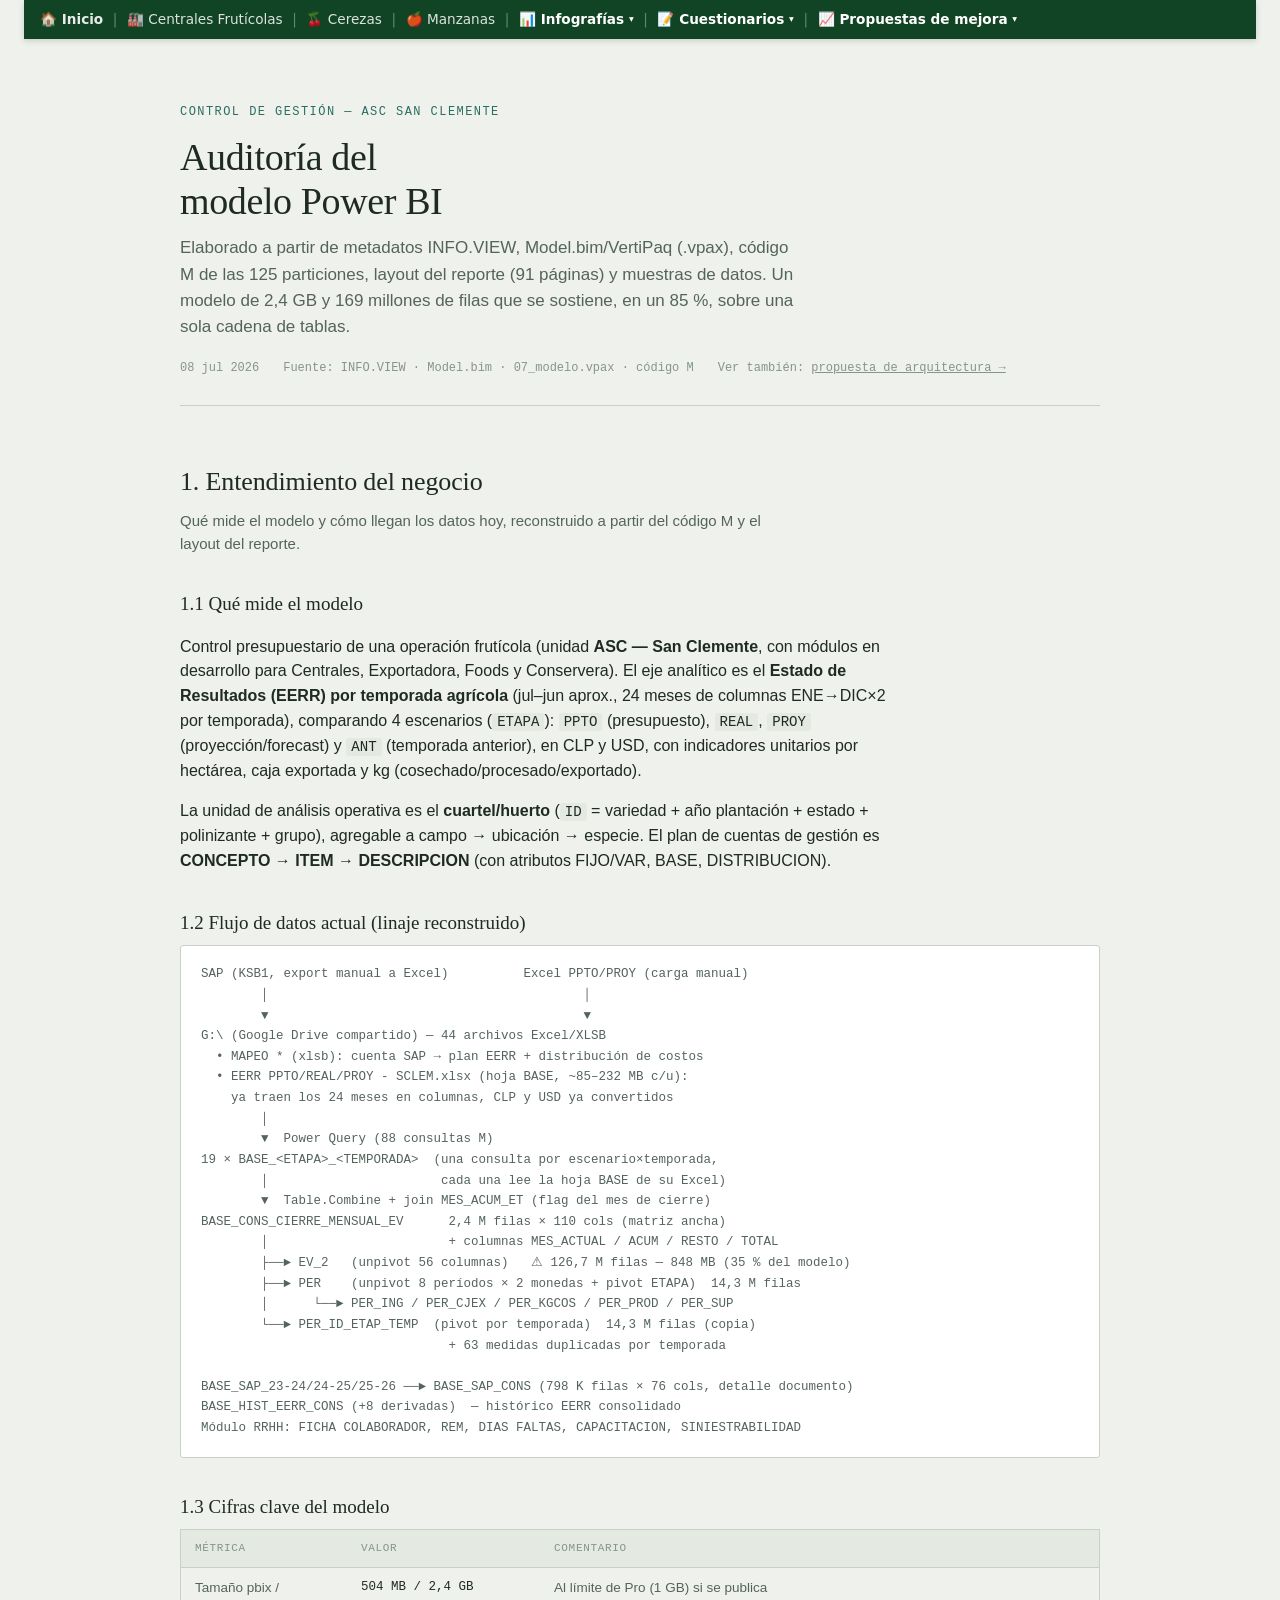
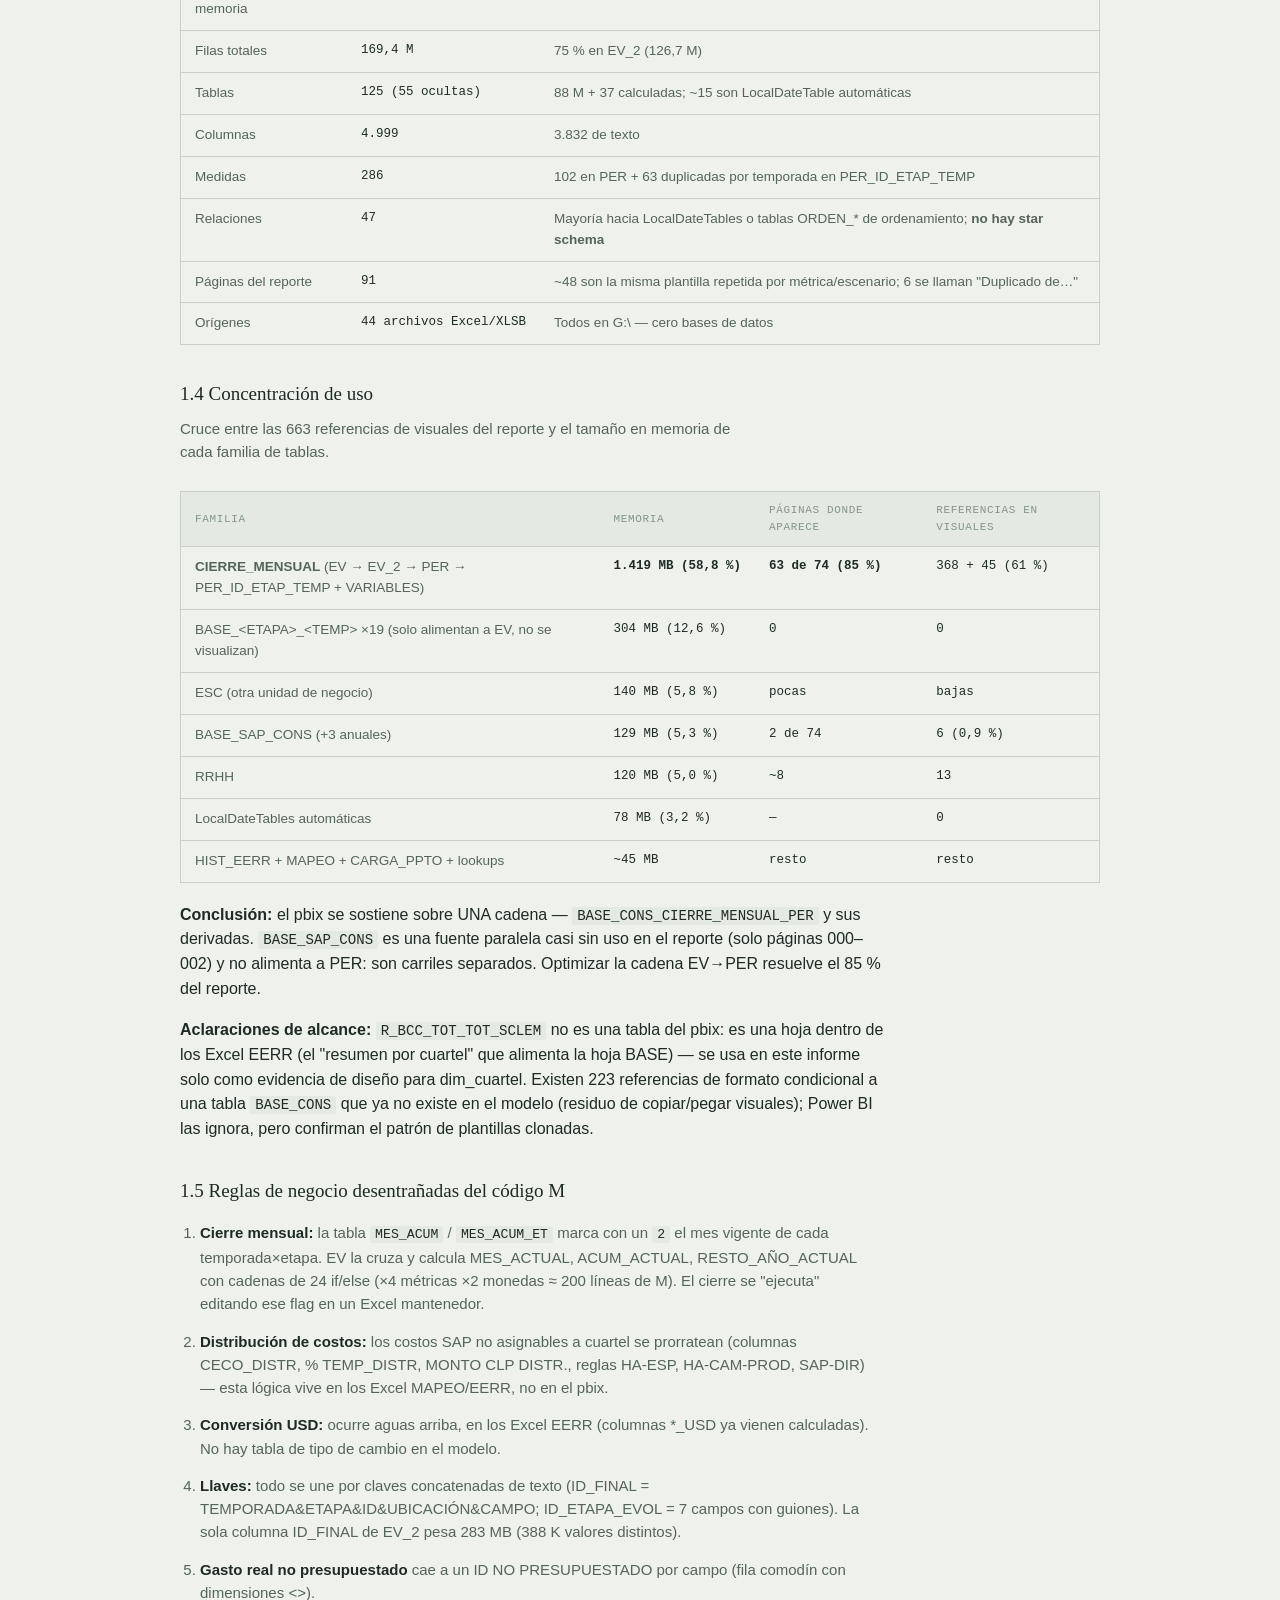
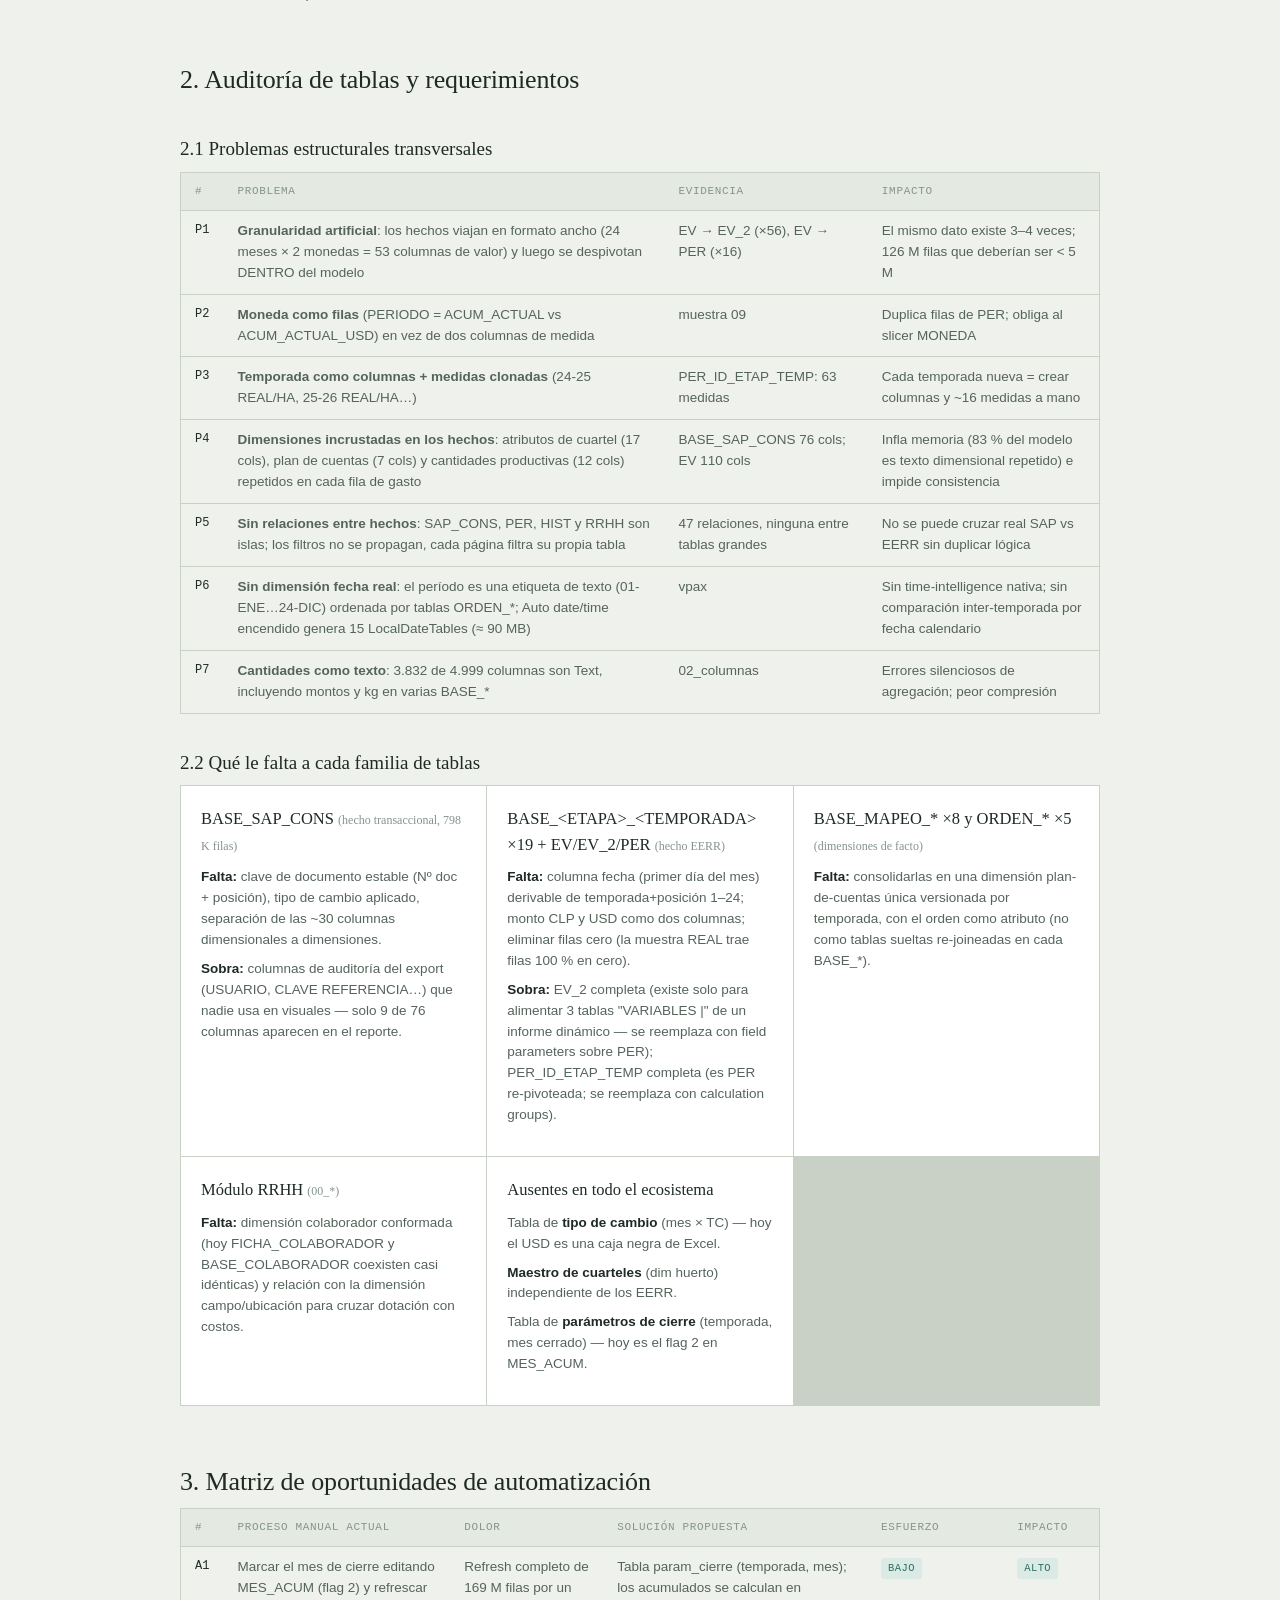
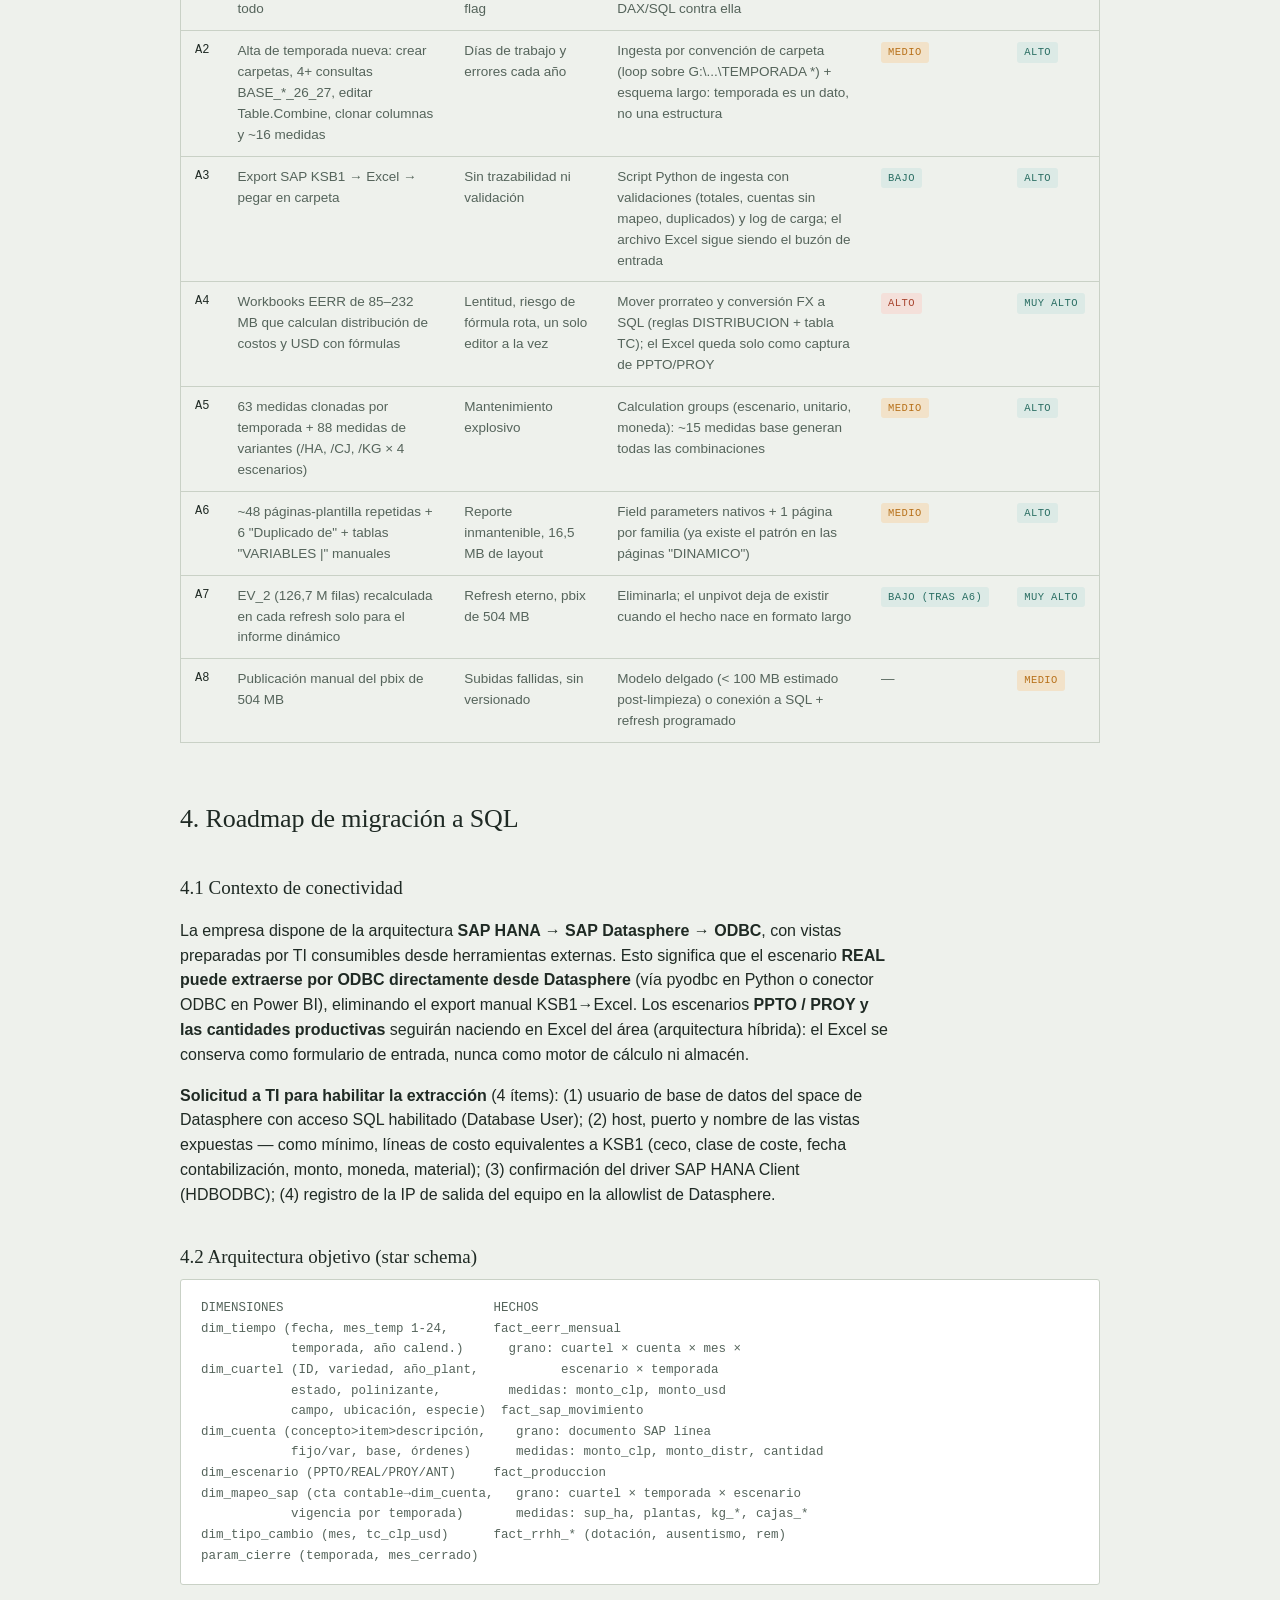
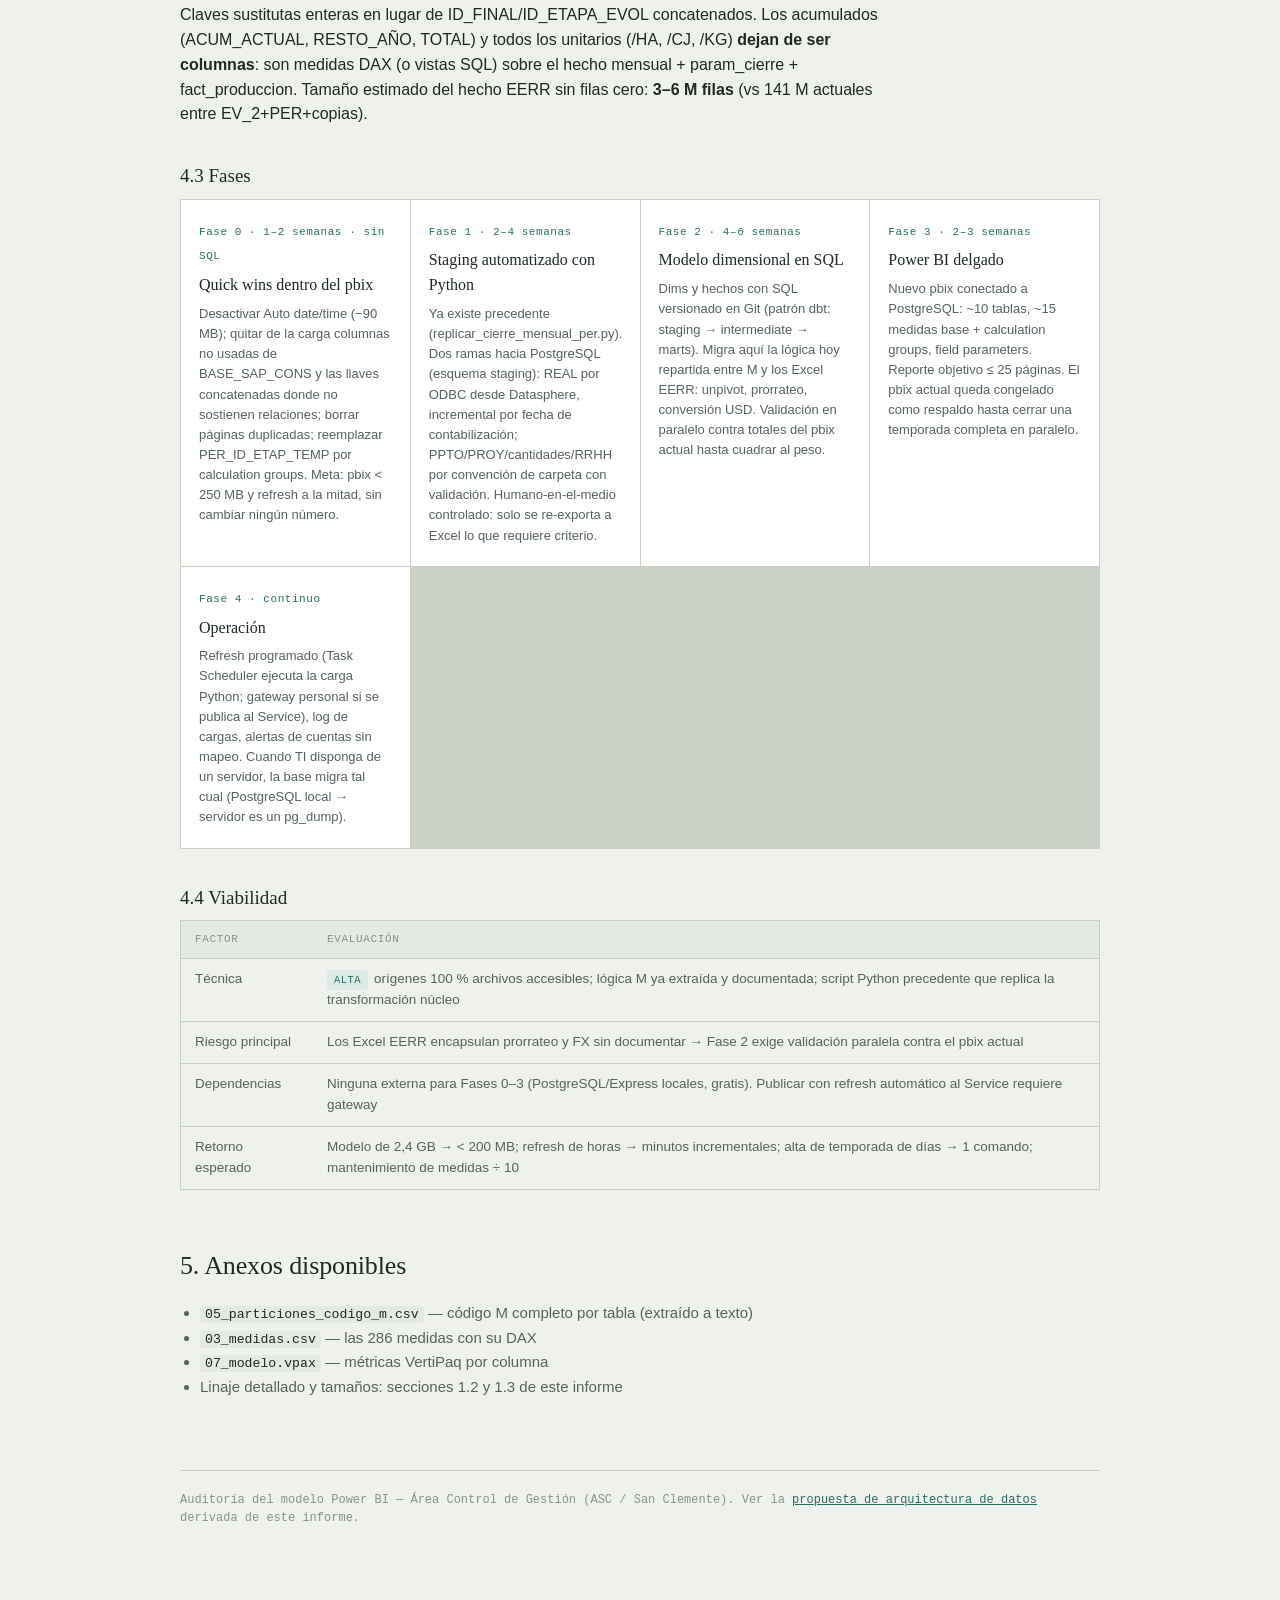
<file: auditoria/INFORME_AUDITORIA.html>
<!doctype html>
<html lang="es">
<head>
<meta charset="utf-8">
<meta name="viewport" content="width=device-width, initial-scale=1">
<title>Auditoría del modelo Power BI — Control de Gestión ASC</title>
<style>
  :root{color-scheme:light dark}
  :root {
    --bg: #EEF1EC;
    --surface: #FFFFFF;
    --surface-2: #E4E9E2;
    --ink: #1F2A24;
    --ink-soft: #55645B;
    --ink-faint: #85958B;
    --line: #C9D1C6;
    --accent: #B8721C;
    --accent-soft: #F2E2C9;
    --teal: #2A6E63;
    --teal-soft: #DCEAE6;
    --danger: #A8452F;
    --danger-soft: #F4E0DA;
    --radius: 3px;
    --serif: Georgia, "Iowan Old Style", "Palatino Linotype", "Times New Roman", serif;
    --sans: -apple-system, "Segoe UI", Roboto, "Helvetica Neue", Arial, sans-serif;
    --mono: ui-monospace, "SF Mono", "Cascadia Code", "Consolas", "Liberation Mono", monospace;
  }

  :root[data-theme="dark"] {
    --bg: #121815;
    --surface: #1A231F;
    --surface-2: #212C26;
    --ink: #E7EDE7;
    --ink-soft: #A3B3A9;
    --ink-faint: #71827A;
    --line: #2C3A33;
    --accent: #E3A555;
    --accent-soft: #3A2E1B;
    --teal: #6FBBA9;
    --teal-soft: #1D332E;
    --danger: #E08672;
    --danger-soft: #3A241E;
  }

  @media (prefers-color-scheme: dark) {
    :root:not([data-theme="light"]) {
      --bg: #121815;
      --surface: #1A231F;
      --surface-2: #212C26;
      --ink: #E7EDE7;
      --ink-soft: #A3B3A9;
      --ink-faint: #71827A;
      --line: #2C3A33;
      --accent: #E3A555;
      --accent-soft: #3A2E1B;
      --teal: #6FBBA9;
      --teal-soft: #1D332E;
      --danger: #E08672;
      --danger-soft: #3A241E;
    }
  }

  * { box-sizing: border-box; }

  body {
    background: var(--bg);
    color: var(--ink);
    font-family: var(--sans);
    font-size: 16px;
    line-height: 1.55;
    margin: 0;
    padding: 0 24px 96px;
  }

  .page { max-width: 920px; margin: 0 auto; }
  .wide { max-width: 1180px; }

  header.masthead {
    padding: 64px 0 28px;
    border-bottom: 1px solid var(--line);
    margin-bottom: 40px;
  }

  .eyebrow {
    font-family: var(--mono);
    font-size: 12px;
    letter-spacing: 0.12em;
    text-transform: uppercase;
    color: var(--teal);
    margin: 0 0 14px;
  }

  h1 {
    font-family: var(--serif);
    font-weight: 400;
    font-size: 38px;
    line-height: 1.16;
    letter-spacing: -0.01em;
    margin: 0 0 12px;
    text-wrap: balance;
    max-width: 20ch;
  }

  .dek { font-size: 17px; color: var(--ink-soft); max-width: 66ch; margin: 0 0 18px; }

  .meta {
    display: flex;
    flex-wrap: wrap;
    gap: 24px;
    font-family: var(--mono);
    font-size: 12px;
    color: var(--ink-faint);
  }

  section { margin: 56px 0; }

  h2 {
    font-family: var(--serif);
    font-weight: 400;
    font-size: 26px;
    letter-spacing: -0.005em;
    margin: 0 0 6px;
    text-wrap: balance;
  }

  h3.sub-h {
    font-family: var(--serif);
    font-weight: 400;
    font-size: 19px;
    color: var(--ink);
    margin: 34px 0 8px;
  }

  .section-note { color: var(--ink-soft); max-width: 70ch; margin: 0 0 28px; font-size: 15px; }

  p { max-width: 70ch; }
  p.wide-p { max-width: 80ch; }
  code.inline { font-family: var(--mono); font-size: 0.88em; background: var(--surface-2); padding: 1px 5px; border-radius: 3px; color: var(--ink); }

  /* ---------- Finding cards ---------- */
  .findings {
    display: grid;
    grid-template-columns: repeat(auto-fit, minmax(260px, 1fr));
    gap: 1px;
    background: var(--line);
    border: 1px solid var(--line);
  }
  .finding { background: var(--surface); padding: 22px 22px 24px; display: flex; flex-direction: column; gap: 10px; }
  .finding .tag { font-family: var(--mono); font-size: 11px; letter-spacing: 0.08em; text-transform: uppercase; color: var(--danger); }
  .finding h3 { font-family: var(--serif); font-size: 18px; font-weight: 400; margin: 0; }
  .finding .src { font-family: var(--mono); font-size: 11.5px; color: var(--ink-faint); margin-top: auto; padding-top: 8px; border-top: 1px dotted var(--line); }
  .finding p { font-size: 14.5px; color: var(--ink-soft); margin: 0; max-width: none; }

  /* ---------- Table ---------- */
  .table-wrap { overflow-x: auto; border: 1px solid var(--line); }
  table { border-collapse: collapse; width: 100%; min-width: 760px; font-size: 13.5px; }
  table.narrow { min-width: 560px; }
  thead th {
    text-align: left; font-family: var(--mono); font-size: 11px; letter-spacing: 0.06em;
    text-transform: uppercase; color: var(--ink-faint); font-weight: 500; padding: 10px 14px;
    border-bottom: 1px solid var(--line); background: var(--surface-2); position: sticky; top: 0;
  }
  tbody td { padding: 10px 14px; border-bottom: 1px solid var(--line); vertical-align: top; color: var(--ink-soft); }
  tbody tr:last-child td { border-bottom: none; }
  tbody tr.group-head td {
    background: var(--surface-2); font-family: var(--mono); font-size: 11px; letter-spacing: 0.06em;
    text-transform: uppercase; color: var(--ink); padding: 8px 14px;
  }
  tbody td.col-field { font-family: var(--mono); font-size: 12px; color: var(--ink); white-space: nowrap; }
  tbody td.num { font-family: var(--mono); font-size: 12.5px; color: var(--ink); white-space: nowrap; }

  .verdict {
    display: inline-block; font-family: var(--mono); font-size: 10.5px; letter-spacing: 0.04em;
    text-transform: uppercase; padding: 2px 7px; border-radius: var(--radius); white-space: nowrap;
  }
  .v-low, .v-alto-imp { background: var(--teal-soft); color: var(--teal); }
  .v-high, .v-bajo-imp { background: var(--danger-soft); color: var(--danger); }
  .v-med { background: var(--accent-soft); color: var(--accent); }

  /* ---------- Code / lineage block ---------- */
  .codeblock {
    background: var(--surface); border: 1px solid var(--line); border-radius: var(--radius);
    padding: 18px 20px; overflow-x: auto; font-family: var(--mono); font-size: 12.5px;
    line-height: 1.65; color: var(--ink-soft); white-space: pre;
  }

  /* ---------- Family grid (2.2) ---------- */
  .family-grid { display: grid; grid-template-columns: repeat(auto-fit, minmax(250px, 1fr)); gap: 1px; background: var(--line); border: 1px solid var(--line); margin-top: 8px; }
  .family-card { background: var(--surface); padding: 20px 20px 22px; }
  .family-card h4 { font-family: var(--serif); font-weight: 400; font-size: 16.5px; margin: 0 0 10px; color: var(--ink); }
  .family-card p { font-size: 13.5px; color: var(--ink-soft); margin: 0 0 8px; max-width: none; }
  .family-card p b { color: var(--ink); }

  /* ---------- Phase tracker ---------- */
  .phases { display: grid; grid-template-columns: repeat(auto-fit, minmax(200px, 1fr)); gap: 1px; background: var(--line); border: 1px solid var(--line); margin-top: 8px; }
  .phase { background: var(--surface); padding: 18px 18px 20px; }
  .phase .ph-num { font-family: var(--mono); font-size: 11px; color: var(--teal); letter-spacing: 0.05em; }
  .phase h4 { font-family: var(--serif); font-weight: 400; font-size: 16px; margin: 6px 0 6px; }
  .phase p { font-size: 13px; color: var(--ink-soft); margin: 0; max-width: none; }

  ol.rules { padding-left: 20px; max-width: 78ch; }
  ol.rules li { margin-bottom: 14px; color: var(--ink-soft); font-size: 15px; }
  ol.rules li b { color: var(--ink); font-weight: 600; }

  footer { margin-top: 72px; padding-top: 20px; border-top: 1px solid var(--line); font-family: var(--mono); font-size: 12px; color: var(--ink-faint); }
  footer a { color: var(--teal); }

  .scnav{position:sticky;top:0;z-index:99999;display:flex;flex-wrap:wrap;gap:.6rem;align-items:center;padding:.55rem 1rem;background:#114425;color:#fff;font-family:system-ui,-apple-system,'Segoe UI',Roboto,sans-serif;font-size:.85rem;box-shadow:0 2px 6px rgba(0,0,0,.15)}
  .scnav a{color:#fff;text-decoration:none;opacity:.85}
  .scnav .scnav-home{font-weight:700;opacity:.9}
  .scnav .scnav-sep{opacity:.35}
  .scnav .scnav-current{font-weight:700;color:#fff;opacity:1}
  .scnav details{position:relative}
  .scnav summary{cursor:pointer;list-style:none;font-weight:700;display:inline-flex;align-items:center;gap:.3rem;color:#fff}
  .scnav summary::-webkit-details-marker{display:none}
  .scnav summary::after{content:'▾';font-size:.7em;transition:transform .15s ease}
  .scnav details[open] summary::after{transform:rotate(180deg)}
  .scnav .scnav-menu{position:absolute;top:calc(100% + .5rem);left:0;background:#fff;border-radius:10px;box-shadow:0 10px 24px rgba(0,0,0,.22);min-width:270px;overflow:hidden;padding:.35rem 0}
  .scnav .scnav-menu a{display:block;padding:.55rem 1rem;color:#16281c;font-weight:500;white-space:nowrap;opacity:1}
  .scnav .scnav-menu a:hover{background:#f1f4f0}
  .scnav .scnav-menu .scnav-current{display:block;padding:.55rem 1rem;color:#114425;font-weight:700;background:#eef5ef;white-space:nowrap}

  @media (max-width: 640px) {
    h1 { font-size: 28px; max-width: none; }
  }
</style>
</head>
<body>
<nav class="scnav">
  <a class="scnav-home" href="../index.html">🏠 Inicio</a>
  <span class="scnav-sep">|</span>
  <a href="../Infografia_Centrales_Fruticolas_Talca_Angol_Lontue_v6.html">🏭 Centrales Frutícolas</a>
  <span class="scnav-sep">|</span>
  <a href="../Infograf%C3%ADa_Cerezas_Compendio%20Mundo%20Agr%C3%ADcola.html">🍒 Cerezas</a>
  <span class="scnav-sep">|</span>
  <a href="../Infograf%C3%ADa_Manzanas_Compendio%20Mundo%20Agr%C3%ADcola.html">🍎 Manzanas</a>
  <span class="scnav-sep">|</span>
  <details>
    <summary>📊 Infografías</summary>
    <div class="scnav-menu">
    <a href="../Comparativa_Cerezas_vs_Manzanas.html">🍒🍎 Comparativa Cerezas vs Manzanas</a>
    <a href="../Diagrama_Agricola.html">🧠 Diagrama Agrícola</a>
    <a href="../Diagrama_Conservera.html">🥫 Diagrama Conservera</a>
    <a href="../Diagrama_Central_Fruticola.html">🏭 Diagrama Central Frutícola</a>
    <a href="../Diagrama_Exportadora.html">🚢 Diagrama Exportadora</a>
    <a href="../Ciclos_y_Temporadas.html">📅 Ciclos y Temporadas</a>
    <a href="../Indicadores_de_Gestion.html">📊 Indicadores de Gestión</a>
    </div>
  </details>
  <span class="scnav-sep">|</span>
  <details>
    <summary>📝 Cuestionarios</summary>
    <div class="scnav-menu">
    <a href="../Cuestionario_Agricola.html">📝 Cuestionario Agrícola</a>
    </div>
  </details>
  <span class="scnav-sep">|</span>
  <details>
    <summary>📈 Propuestas de mejora</summary>
    <div class="scnav-menu">
    <span class="scnav-current">🔍 Informe de Auditoría</span>
    <a href="propuesta_flujo.html">🗺️ Propuesta de Arquitectura</a>
    </div>
  </details>
  <script>document.addEventListener('click',function(e){document.querySelectorAll('.scnav details[open]').forEach(function(d){if(!d.contains(e.target))d.removeAttribute('open');});});</script>
</nav>

<div class="page">
  <header class="masthead">
    <p class="eyebrow">Control de Gestión — ASC San Clemente</p>
    <h1>Auditoría del modelo Power BI</h1>
    <p class="dek">Elaborado a partir de metadatos INFO.VIEW, Model.bim/VertiPaq (.vpax), código M de las 125 particiones, layout del reporte (91 páginas) y muestras de datos. Un modelo de 2,4 GB y 169 millones de filas que se sostiene, en un 85 %, sobre una sola cadena de tablas.</p>
    <div class="meta">
      <span>08 jul 2026</span>
      <span>Fuente: INFO.VIEW · Model.bim · 07_modelo.vpax · código M</span>
      <span>Ver también: <a href="propuesta_flujo.html" style="color:inherit">propuesta de arquitectura →</a></span>
    </div>
  </header>

  <section>
    <h2>1. Entendimiento del negocio</h2>
    <p class="section-note">Qué mide el modelo y cómo llegan los datos hoy, reconstruido a partir del código M y el layout del reporte.</p>

    <h3 class="sub-h">1.1 Qué mide el modelo</h3>
    <p class="wide-p">Control presupuestario de una operación frutícola (unidad <b>ASC — San Clemente</b>, con módulos en desarrollo para Centrales, Exportadora, Foods y Conservera). El eje analítico es el <b>Estado de Resultados (EERR) por temporada agrícola</b> (jul–jun aprox., 24 meses de columnas ENE→DIC×2 por temporada), comparando 4 escenarios (<code class="inline">ETAPA</code>): <code class="inline">PPTO</code> (presupuesto), <code class="inline">REAL</code>, <code class="inline">PROY</code> (proyección/forecast) y <code class="inline">ANT</code> (temporada anterior), en CLP y USD, con indicadores unitarios por hectárea, caja exportada y kg (cosechado/procesado/exportado).</p>
    <p class="wide-p">La unidad de análisis operativa es el <b>cuartel/huerto</b> (<code class="inline">ID</code> = variedad + año plantación + estado + polinizante + grupo), agregable a campo → ubicación → especie. El plan de cuentas de gestión es <b>CONCEPTO → ITEM → DESCRIPCION</b> (con atributos FIJO/VAR, BASE, DISTRIBUCION).</p>

    <h3 class="sub-h">1.2 Flujo de datos actual (linaje reconstruido)</h3>
    <div class="codeblock">SAP (KSB1, export manual a Excel)          Excel PPTO/PROY (carga manual)
        │                                          │
        ▼                                          ▼
G:\ (Google Drive compartido) — 44 archivos Excel/XLSB
  • MAPEO * (xlsb): cuenta SAP → plan EERR + distribución de costos
  • EERR PPTO/REAL/PROY - SCLEM.xlsx (hoja BASE, ~85–232 MB c/u):
    ya traen los 24 meses en columnas, CLP y USD ya convertidos
        │
        ▼  Power Query (88 consultas M)
19 × BASE_&lt;ETAPA&gt;_&lt;TEMPORADA&gt;  (una consulta por escenario×temporada,
        │                       cada una lee la hoja BASE de su Excel)
        ▼  Table.Combine + join MES_ACUM_ET (flag del mes de cierre)
BASE_CONS_CIERRE_MENSUAL_EV      2,4 M filas × 110 cols (matriz ancha)
        │                        + columnas MES_ACTUAL / ACUM / RESTO / TOTAL
        ├──► EV_2   (unpivot 56 columnas)   ⚠ 126,7 M filas — 848 MB (35 % del modelo)
        ├──► PER    (unpivot 8 períodos × 2 monedas + pivot ETAPA)  14,3 M filas
        │      └──► PER_ING / PER_CJEX / PER_KGCOS / PER_PROD / PER_SUP
        └──► PER_ID_ETAP_TEMP  (pivot por temporada)  14,3 M filas (copia)
                                 + 63 medidas duplicadas por temporada

BASE_SAP_23-24/24-25/25-26 ──► BASE_SAP_CONS (798 K filas × 76 cols, detalle documento)
BASE_HIST_EERR_CONS (+8 derivadas)  — histórico EERR consolidado
Módulo RRHH: FICHA COLABORADOR, REM, DIAS FALTAS, CAPACITACION, SINIESTRABILIDAD</div>

    <h3 class="sub-h">1.3 Cifras clave del modelo</h3>
    <div class="table-wrap">
      <table class="narrow">
        <thead><tr><th>Métrica</th><th>Valor</th><th>Comentario</th></tr></thead>
        <tbody>
          <tr><td>Tamaño pbix / memoria</td><td class="num">504 MB / 2,4 GB</td><td>Al límite de Pro (1 GB) si se publica</td></tr>
          <tr><td>Filas totales</td><td class="num">169,4 M</td><td>75 % en EV_2 (126,7 M)</td></tr>
          <tr><td>Tablas</td><td class="num">125 (55 ocultas)</td><td>88 M + 37 calculadas; ~15 son LocalDateTable automáticas</td></tr>
          <tr><td>Columnas</td><td class="num">4.999</td><td>3.832 de texto</td></tr>
          <tr><td>Medidas</td><td class="num">286</td><td>102 en PER + 63 duplicadas por temporada en PER_ID_ETAP_TEMP</td></tr>
          <tr><td>Relaciones</td><td class="num">47</td><td>Mayoría hacia LocalDateTables o tablas ORDEN_* de ordenamiento; <b>no hay star schema</b></td></tr>
          <tr><td>Páginas del reporte</td><td class="num">91</td><td>~48 son la misma plantilla repetida por métrica/escenario; 6 se llaman "Duplicado de…"</td></tr>
          <tr><td>Orígenes</td><td class="num">44 archivos Excel/XLSB</td><td>Todos en G:\ — cero bases de datos</td></tr>
        </tbody>
      </table>
    </div>

    <h3 class="sub-h">1.4 Concentración de uso</h3>
    <p class="section-note">Cruce entre las 663 referencias de visuales del reporte y el tamaño en memoria de cada familia de tablas.</p>
    <div class="table-wrap">
      <table>
        <thead><tr><th>Familia</th><th>Memoria</th><th>Páginas donde aparece</th><th>Referencias en visuales</th></tr></thead>
        <tbody>
          <tr><td><b>CIERRE_MENSUAL</b> (EV → EV_2 → PER → PER_ID_ETAP_TEMP + VARIABLES)</td><td class="num"><b>1.419 MB (58,8 %)</b></td><td class="num"><b>63 de 74 (85 %)</b></td><td class="num">368 + 45 (61 %)</td></tr>
          <tr><td>BASE_&lt;ETAPA&gt;_&lt;TEMP&gt; ×19 (solo alimentan a EV, no se visualizan)</td><td class="num">304 MB (12,6 %)</td><td class="num">0</td><td class="num">0</td></tr>
          <tr><td>ESC (otra unidad de negocio)</td><td class="num">140 MB (5,8 %)</td><td class="num">pocas</td><td class="num">bajas</td></tr>
          <tr><td>BASE_SAP_CONS (+3 anuales)</td><td class="num">129 MB (5,3 %)</td><td class="num">2 de 74</td><td class="num">6 (0,9 %)</td></tr>
          <tr><td>RRHH</td><td class="num">120 MB (5,0 %)</td><td class="num">~8</td><td class="num">13</td></tr>
          <tr><td>LocalDateTables automáticas</td><td class="num">78 MB (3,2 %)</td><td class="num">—</td><td class="num">0</td></tr>
          <tr><td>HIST_EERR + MAPEO + CARGA_PPTO + lookups</td><td class="num">~45 MB</td><td class="num">resto</td><td class="num">resto</td></tr>
        </tbody>
      </table>
    </div>
    <p class="wide-p" style="margin-top:20px;"><b>Conclusión:</b> el pbix se sostiene sobre UNA cadena — <code class="inline">BASE_CONS_CIERRE_MENSUAL_PER</code> y sus derivadas. <code class="inline">BASE_SAP_CONS</code> es una fuente paralela casi sin uso en el reporte (solo páginas 000–002) y no alimenta a PER: son carriles separados. Optimizar la cadena EV→PER resuelve el 85 % del reporte.</p>
    <p class="wide-p"><b>Aclaraciones de alcance:</b> <code class="inline">R_BCC_TOT_TOT_SCLEM</code> no es una tabla del pbix: es una hoja dentro de los Excel EERR (el "resumen por cuartel" que alimenta la hoja BASE) — se usa en este informe solo como evidencia de diseño para dim_cuartel. Existen 223 referencias de formato condicional a una tabla <code class="inline">BASE_CONS</code> que ya no existe en el modelo (residuo de copiar/pegar visuales); Power BI las ignora, pero confirman el patrón de plantillas clonadas.</p>

    <h3 class="sub-h">1.5 Reglas de negocio desentrañadas del código M</h3>
    <ol class="rules">
      <li><b>Cierre mensual:</b> la tabla <code class="inline">MES_ACUM</code> / <code class="inline">MES_ACUM_ET</code> marca con un <code class="inline">2</code> el mes vigente de cada temporada×etapa. EV la cruza y calcula MES_ACTUAL, ACUM_ACTUAL, RESTO_AÑO_ACTUAL con cadenas de 24 if/else (×4 métricas ×2 monedas ≈ 200 líneas de M). El cierre se "ejecuta" editando ese flag en un Excel mantenedor.</li>
      <li><b>Distribución de costos:</b> los costos SAP no asignables a cuartel se prorratean (columnas CECO_DISTR, % TEMP_DISTR, MONTO CLP DISTR., reglas HA-ESP, HA-CAM-PROD, SAP-DIR) — esta lógica vive en los Excel MAPEO/EERR, no en el pbix.</li>
      <li><b>Conversión USD:</b> ocurre aguas arriba, en los Excel EERR (columnas *_USD ya vienen calculadas). No hay tabla de tipo de cambio en el modelo.</li>
      <li><b>Llaves:</b> todo se une por claves concatenadas de texto (ID_FINAL = TEMPORADA&amp;ETAPA&amp;ID&amp;UBICACIÓN&amp;CAMPO; ID_ETAPA_EVOL = 7 campos con guiones). La sola columna ID_FINAL de EV_2 pesa 283 MB (388 K valores distintos).</li>
      <li><b>Gasto real no presupuestado</b> cae a un ID NO PRESUPUESTADO por campo (fila comodín con dimensiones &lt;&gt;).</li>
    </ol>
  </section>

  <section class="wide">
    <h2>2. Auditoría de tablas y requerimientos</h2>

    <h3 class="sub-h">2.1 Problemas estructurales transversales</h3>
    <div class="table-wrap">
      <table>
        <thead><tr><th>#</th><th>Problema</th><th>Evidencia</th><th>Impacto</th></tr></thead>
        <tbody>
          <tr><td class="col-field">P1</td><td><b>Granularidad artificial</b>: los hechos viajan en formato ancho (24 meses × 2 monedas = 53 columnas de valor) y luego se despivotan DENTRO del modelo</td><td>EV → EV_2 (×56), EV → PER (×16)</td><td>El mismo dato existe 3–4 veces; 126 M filas que deberían ser &lt; 5 M</td></tr>
          <tr><td class="col-field">P2</td><td><b>Moneda como filas</b> (PERIODO = ACUM_ACTUAL vs ACUM_ACTUAL_USD) en vez de dos columnas de medida</td><td>muestra 09</td><td>Duplica filas de PER; obliga al slicer MONEDA</td></tr>
          <tr><td class="col-field">P3</td><td><b>Temporada como columnas + medidas clonadas</b> (24-25 REAL/HA, 25-26 REAL/HA…)</td><td>PER_ID_ETAP_TEMP: 63 medidas</td><td>Cada temporada nueva = crear columnas y ~16 medidas a mano</td></tr>
          <tr><td class="col-field">P4</td><td><b>Dimensiones incrustadas en los hechos</b>: atributos de cuartel (17 cols), plan de cuentas (7 cols) y cantidades productivas (12 cols) repetidos en cada fila de gasto</td><td>BASE_SAP_CONS 76 cols; EV 110 cols</td><td>Infla memoria (83 % del modelo es texto dimensional repetido) e impide consistencia</td></tr>
          <tr><td class="col-field">P5</td><td><b>Sin relaciones entre hechos</b>: SAP_CONS, PER, HIST y RRHH son islas; los filtros no se propagan, cada página filtra su propia tabla</td><td>47 relaciones, ninguna entre tablas grandes</td><td>No se puede cruzar real SAP vs EERR sin duplicar lógica</td></tr>
          <tr><td class="col-field">P6</td><td><b>Sin dimensión fecha real</b>: el período es una etiqueta de texto (01-ENE…24-DIC) ordenada por tablas ORDEN_*; Auto date/time encendido genera 15 LocalDateTables (≈ 90 MB)</td><td>vpax</td><td>Sin time-intelligence nativa; sin comparación inter-temporada por fecha calendario</td></tr>
          <tr><td class="col-field">P7</td><td><b>Cantidades como texto</b>: 3.832 de 4.999 columnas son Text, incluyendo montos y kg en varias BASE_*</td><td>02_columnas</td><td>Errores silenciosos de agregación; peor compresión</td></tr>
        </tbody>
      </table>
    </div>

    <h3 class="sub-h">2.2 Qué le falta a cada familia de tablas</h3>
    <div class="family-grid">
      <div class="family-card">
        <h4>BASE_SAP_CONS <span style="color:var(--ink-faint);font-weight:400;font-size:12px;">(hecho transaccional, 798 K filas)</span></h4>
        <p><b>Falta:</b> clave de documento estable (Nº doc + posición), tipo de cambio aplicado, separación de las ~30 columnas dimensionales a dimensiones.</p>
        <p><b>Sobra:</b> columnas de auditoría del export (USUARIO, CLAVE REFERENCIA…) que nadie usa en visuales — solo 9 de 76 columnas aparecen en el reporte.</p>
      </div>
      <div class="family-card">
        <h4>BASE_&lt;ETAPA&gt;_&lt;TEMPORADA&gt; ×19 + EV/EV_2/PER <span style="color:var(--ink-faint);font-weight:400;font-size:12px;">(hecho EERR)</span></h4>
        <p><b>Falta:</b> columna fecha (primer día del mes) derivable de temporada+posición 1–24; monto CLP y USD como dos columnas; eliminar filas cero (la muestra REAL trae filas 100 % en cero).</p>
        <p><b>Sobra:</b> EV_2 completa (existe solo para alimentar 3 tablas "VARIABLES |" de un informe dinámico — se reemplaza con field parameters sobre PER); PER_ID_ETAP_TEMP completa (es PER re-pivoteada; se reemplaza con calculation groups).</p>
      </div>
      <div class="family-card">
        <h4>BASE_MAPEO_* ×8 y ORDEN_* ×5 <span style="color:var(--ink-faint);font-weight:400;font-size:12px;">(dimensiones de facto)</span></h4>
        <p><b>Falta:</b> consolidarlas en una dimensión plan-de-cuentas única versionada por temporada, con el orden como atributo (no como tablas sueltas re-joineadas en cada BASE_*).</p>
      </div>
      <div class="family-card">
        <h4>Módulo RRHH <span style="color:var(--ink-faint);font-weight:400;font-size:12px;">(00_*)</span></h4>
        <p><b>Falta:</b> dimensión colaborador conformada (hoy FICHA_COLABORADOR y BASE_COLABORADOR coexisten casi idénticas) y relación con la dimensión campo/ubicación para cruzar dotación con costos.</p>
      </div>
      <div class="family-card">
        <h4>Ausentes en todo el ecosistema</h4>
        <p>Tabla de <b>tipo de cambio</b> (mes × TC) — hoy el USD es una caja negra de Excel.</p>
        <p><b>Maestro de cuarteles</b> (dim huerto) independiente de los EERR.</p>
        <p>Tabla de <b>parámetros de cierre</b> (temporada, mes cerrado) — hoy es el flag 2 en MES_ACUM.</p>
      </div>
    </div>
  </section>

  <section class="wide">
    <h2>3. Matriz de oportunidades de automatización</h2>
    <div class="table-wrap">
      <table>
        <thead><tr><th>#</th><th>Proceso manual actual</th><th>Dolor</th><th>Solución propuesta</th><th>Esfuerzo</th><th>Impacto</th></tr></thead>
        <tbody>
          <tr><td class="col-field">A1</td><td>Marcar el mes de cierre editando MES_ACUM (flag 2) y refrescar todo</td><td>Refresh completo de 169 M filas por un flag</td><td>Tabla param_cierre (temporada, mes); los acumulados se calculan en DAX/SQL contra ella</td><td><span class="verdict v-low">Bajo</span></td><td><span class="verdict v-alto-imp">Alto</span></td></tr>
          <tr><td class="col-field">A2</td><td>Alta de temporada nueva: crear carpetas, 4+ consultas BASE_*_26_27, editar Table.Combine, clonar columnas y ~16 medidas</td><td>Días de trabajo y errores cada año</td><td>Ingesta por convención de carpeta (loop sobre G:\...\TEMPORADA *) + esquema largo: temporada es un dato, no una estructura</td><td><span class="verdict v-med">Medio</span></td><td><span class="verdict v-alto-imp">Alto</span></td></tr>
          <tr><td class="col-field">A3</td><td>Export SAP KSB1 → Excel → pegar en carpeta</td><td>Sin trazabilidad ni validación</td><td>Script Python de ingesta con validaciones (totales, cuentas sin mapeo, duplicados) y log de carga; el archivo Excel sigue siendo el buzón de entrada</td><td><span class="verdict v-low">Bajo</span></td><td><span class="verdict v-alto-imp">Alto</span></td></tr>
          <tr><td class="col-field">A4</td><td>Workbooks EERR de 85–232 MB que calculan distribución de costos y USD con fórmulas</td><td>Lentitud, riesgo de fórmula rota, un solo editor a la vez</td><td>Mover prorrateo y conversión FX a SQL (reglas DISTRIBUCION + tabla TC); el Excel queda solo como captura de PPTO/PROY</td><td><span class="verdict v-high">Alto</span></td><td><span class="verdict v-alto-imp">Muy alto</span></td></tr>
          <tr><td class="col-field">A5</td><td>63 medidas clonadas por temporada + 88 medidas de variantes (/HA, /CJ, /KG × 4 escenarios)</td><td>Mantenimiento explosivo</td><td>Calculation groups (escenario, unitario, moneda): ~15 medidas base generan todas las combinaciones</td><td><span class="verdict v-med">Medio</span></td><td><span class="verdict v-alto-imp">Alto</span></td></tr>
          <tr><td class="col-field">A6</td><td>~48 páginas-plantilla repetidas + 6 "Duplicado de" + tablas "VARIABLES |" manuales</td><td>Reporte inmantenible, 16,5 MB de layout</td><td>Field parameters nativos + 1 página por familia (ya existe el patrón en las páginas "DINAMICO")</td><td><span class="verdict v-med">Medio</span></td><td><span class="verdict v-alto-imp">Alto</span></td></tr>
          <tr><td class="col-field">A7</td><td>EV_2 (126,7 M filas) recalculada en cada refresh solo para el informe dinámico</td><td>Refresh eterno, pbix de 504 MB</td><td>Eliminarla; el unpivot deja de existir cuando el hecho nace en formato largo</td><td><span class="verdict v-low">Bajo (tras A6)</span></td><td><span class="verdict v-alto-imp">Muy alto</span></td></tr>
          <tr><td class="col-field">A8</td><td>Publicación manual del pbix de 504 MB</td><td>Subidas fallidas, sin versionado</td><td>Modelo delgado (&lt; 100 MB estimado post-limpieza) o conexión a SQL + refresh programado</td><td>—</td><td><span class="verdict v-med">Medio</span></td></tr>
        </tbody>
      </table>
    </div>
  </section>

  <section class="wide">
    <h2>4. Roadmap de migración a SQL</h2>

    <h3 class="sub-h">4.1 Contexto de conectividad</h3>
    <p class="wide-p">La empresa dispone de la arquitectura <b>SAP HANA → SAP Datasphere → ODBC</b>, con vistas preparadas por TI consumibles desde herramientas externas. Esto significa que el escenario <b>REAL puede extraerse por ODBC directamente desde Datasphere</b> (vía pyodbc en Python o conector ODBC en Power BI), eliminando el export manual KSB1→Excel. Los escenarios <b>PPTO / PROY y las cantidades productivas</b> seguirán naciendo en Excel del área (arquitectura híbrida): el Excel se conserva como formulario de entrada, nunca como motor de cálculo ni almacén.</p>
    <p class="wide-p"><b>Solicitud a TI para habilitar la extracción</b> (4 ítems): (1) usuario de base de datos del space de Datasphere con acceso SQL habilitado (Database User); (2) host, puerto y nombre de las vistas expuestas — como mínimo, líneas de costo equivalentes a KSB1 (ceco, clase de coste, fecha contabilización, monto, moneda, material); (3) confirmación del driver SAP HANA Client (HDBODBC); (4) registro de la IP de salida del equipo en la allowlist de Datasphere.</p>

    <h3 class="sub-h">4.2 Arquitectura objetivo (star schema)</h3>
    <div class="codeblock">DIMENSIONES                            HECHOS
dim_tiempo (fecha, mes_temp 1-24,      fact_eerr_mensual
            temporada, año calend.)      grano: cuartel × cuenta × mes ×
dim_cuartel (ID, variedad, año_plant,           escenario × temporada
            estado, polinizante,         medidas: monto_clp, monto_usd
            campo, ubicación, especie)  fact_sap_movimiento
dim_cuenta (concepto&gt;item&gt;descripción,    grano: documento SAP línea
            fijo/var, base, órdenes)      medidas: monto_clp, monto_distr, cantidad
dim_escenario (PPTO/REAL/PROY/ANT)     fact_produccion
dim_mapeo_sap (cta contable→dim_cuenta,   grano: cuartel × temporada × escenario
            vigencia por temporada)       medidas: sup_ha, plantas, kg_*, cajas_*
dim_tipo_cambio (mes, tc_clp_usd)      fact_rrhh_* (dotación, ausentismo, rem)
param_cierre (temporada, mes_cerrado)</div>
    <p class="wide-p" style="margin-top:18px;">Claves sustitutas enteras en lugar de ID_FINAL/ID_ETAPA_EVOL concatenados. Los acumulados (ACUM_ACTUAL, RESTO_AÑO, TOTAL) y todos los unitarios (/HA, /CJ, /KG) <b>dejan de ser columnas</b>: son medidas DAX (o vistas SQL) sobre el hecho mensual + param_cierre + fact_produccion. Tamaño estimado del hecho EERR sin filas cero: <b>3–6 M filas</b> (vs 141 M actuales entre EV_2+PER+copias).</p>

    <h3 class="sub-h">4.3 Fases</h3>
    <div class="phases">
      <div class="phase">
        <span class="ph-num">Fase 0 · 1–2 semanas · sin SQL</span>
        <h4>Quick wins dentro del pbix</h4>
        <p>Desactivar Auto date/time (−90 MB); quitar de la carga columnas no usadas de BASE_SAP_CONS y las llaves concatenadas donde no sostienen relaciones; borrar páginas duplicadas; reemplazar PER_ID_ETAP_TEMP por calculation groups. Meta: pbix &lt; 250 MB y refresh a la mitad, sin cambiar ningún número.</p>
      </div>
      <div class="phase">
        <span class="ph-num">Fase 1 · 2–4 semanas</span>
        <h4>Staging automatizado con Python</h4>
        <p>Ya existe precedente (replicar_cierre_mensual_per.py). Dos ramas hacia PostgreSQL (esquema staging): REAL por ODBC desde Datasphere, incremental por fecha de contabilización; PPTO/PROY/cantidades/RRHH por convención de carpeta con validación. Humano-en-el-medio controlado: solo se re-exporta a Excel lo que requiere criterio.</p>
      </div>
      <div class="phase">
        <span class="ph-num">Fase 2 · 4–6 semanas</span>
        <h4>Modelo dimensional en SQL</h4>
        <p>Dims y hechos con SQL versionado en Git (patrón dbt: staging → intermediate → marts). Migra aquí la lógica hoy repartida entre M y los Excel EERR: unpivot, prorrateo, conversión USD. Validación en paralelo contra totales del pbix actual hasta cuadrar al peso.</p>
      </div>
      <div class="phase">
        <span class="ph-num">Fase 3 · 2–3 semanas</span>
        <h4>Power BI delgado</h4>
        <p>Nuevo pbix conectado a PostgreSQL: ~10 tablas, ~15 medidas base + calculation groups, field parameters. Reporte objetivo ≤ 25 páginas. El pbix actual queda congelado como respaldo hasta cerrar una temporada completa en paralelo.</p>
      </div>
      <div class="phase">
        <span class="ph-num">Fase 4 · continuo</span>
        <h4>Operación</h4>
        <p>Refresh programado (Task Scheduler ejecuta la carga Python; gateway personal si se publica al Service), log de cargas, alertas de cuentas sin mapeo. Cuando TI disponga de un servidor, la base migra tal cual (PostgreSQL local → servidor es un pg_dump).</p>
      </div>
    </div>

    <h3 class="sub-h">4.4 Viabilidad</h3>
    <div class="table-wrap">
      <table class="narrow">
        <thead><tr><th>Factor</th><th>Evaluación</th></tr></thead>
        <tbody>
          <tr><td>Técnica</td><td><span class="verdict v-alto-imp" style="margin-right:6px;">Alta</span>orígenes 100 % archivos accesibles; lógica M ya extraída y documentada; script Python precedente que replica la transformación núcleo</td></tr>
          <tr><td>Riesgo principal</td><td>Los Excel EERR encapsulan prorrateo y FX sin documentar → Fase 2 exige validación paralela contra el pbix actual</td></tr>
          <tr><td>Dependencias</td><td>Ninguna externa para Fases 0–3 (PostgreSQL/Express locales, gratis). Publicar con refresh automático al Service requiere gateway</td></tr>
          <tr><td>Retorno esperado</td><td>Modelo de 2,4 GB → &lt; 200 MB; refresh de horas → minutos incrementales; alta de temporada de días → 1 comando; mantenimiento de medidas ÷ 10</td></tr>
        </tbody>
      </table>
    </div>
  </section>

  <section>
    <h2>5. Anexos disponibles</h2>
    <ul style="max-width:70ch;color:var(--ink-soft);font-size:15px;padding-left:20px;">
      <li><code class="inline">05_particiones_codigo_m.csv</code> — código M completo por tabla (extraído a texto)</li>
      <li><code class="inline">03_medidas.csv</code> — las 286 medidas con su DAX</li>
      <li><code class="inline">07_modelo.vpax</code> — métricas VertiPaq por columna</li>
      <li>Linaje detallado y tamaños: secciones 1.2 y 1.3 de este informe</li>
    </ul>
  </section>

  <footer>
    Auditoría del modelo Power BI — Área Control de Gestión (ASC / San Clemente). Ver la <a href="propuesta_flujo.html">propuesta de arquitectura de datos</a> derivada de este informe.
  </footer>
</div>
</body>
</html>
</file>
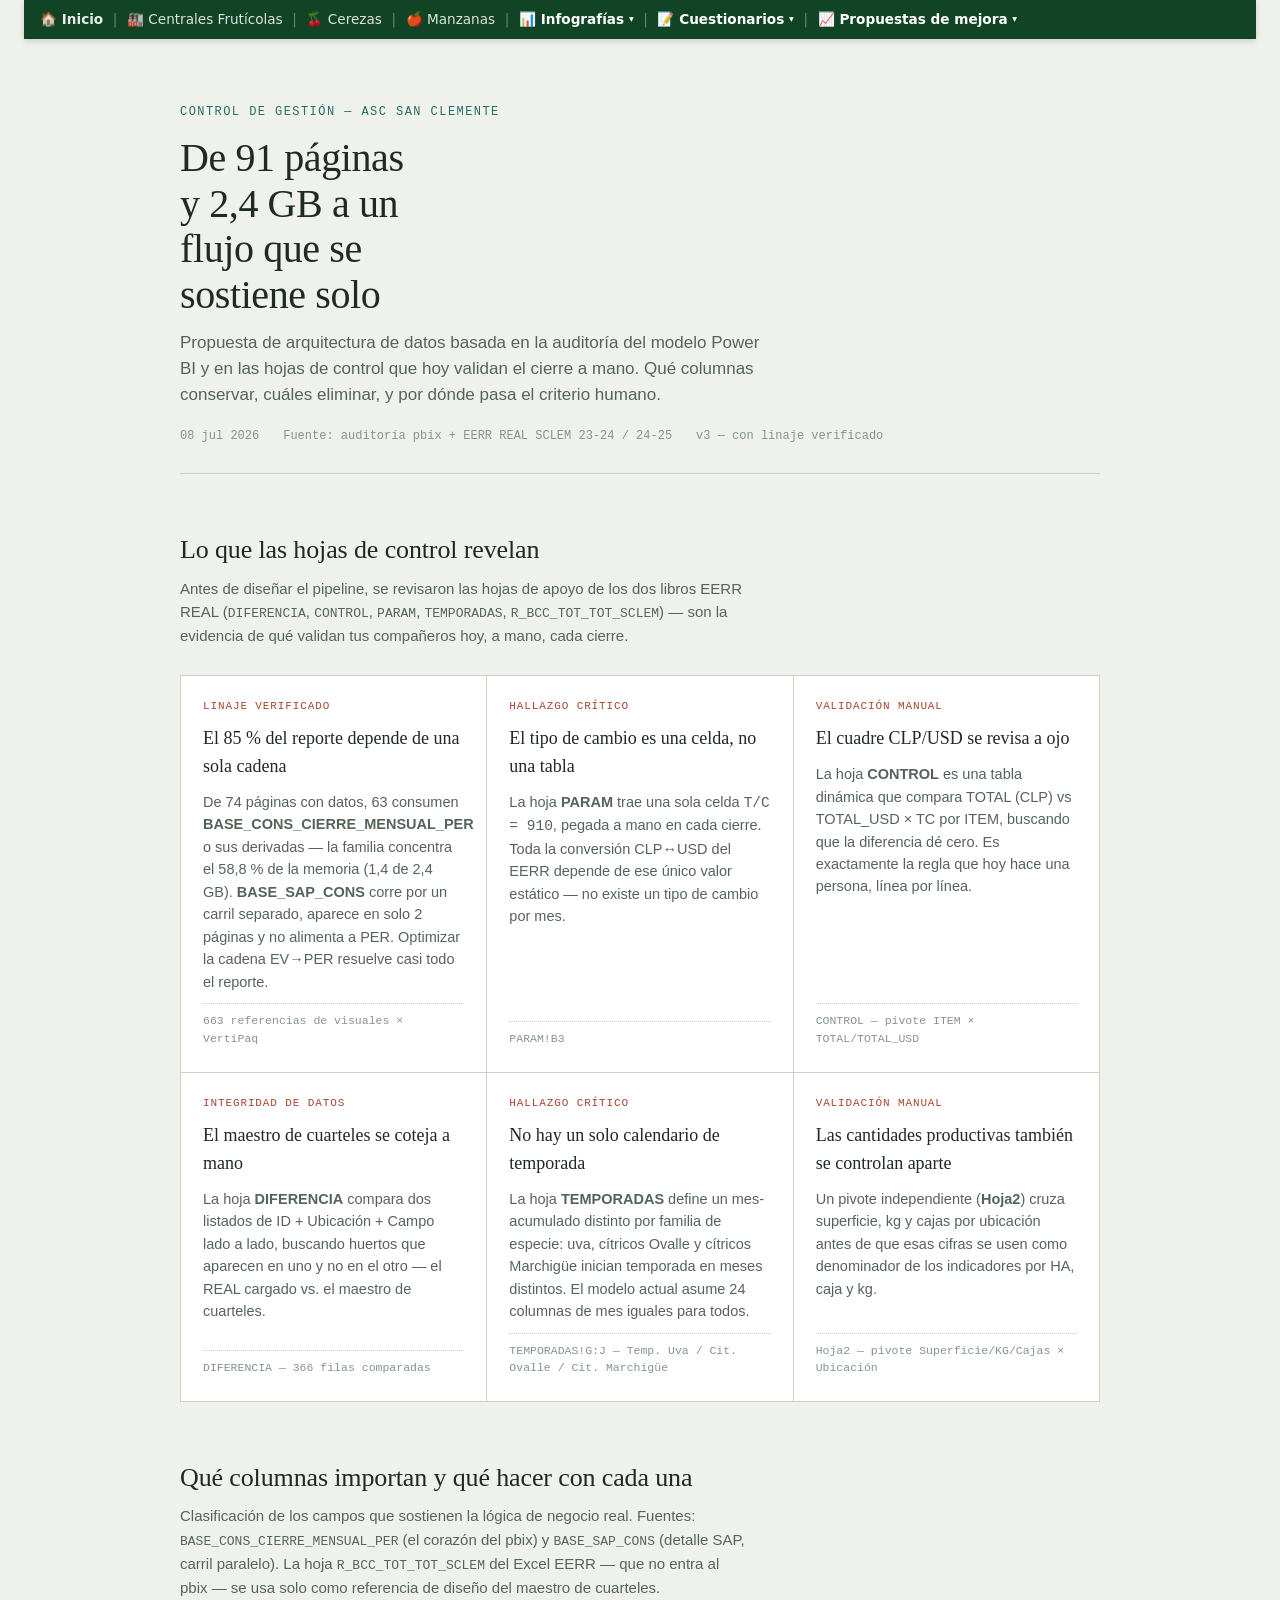
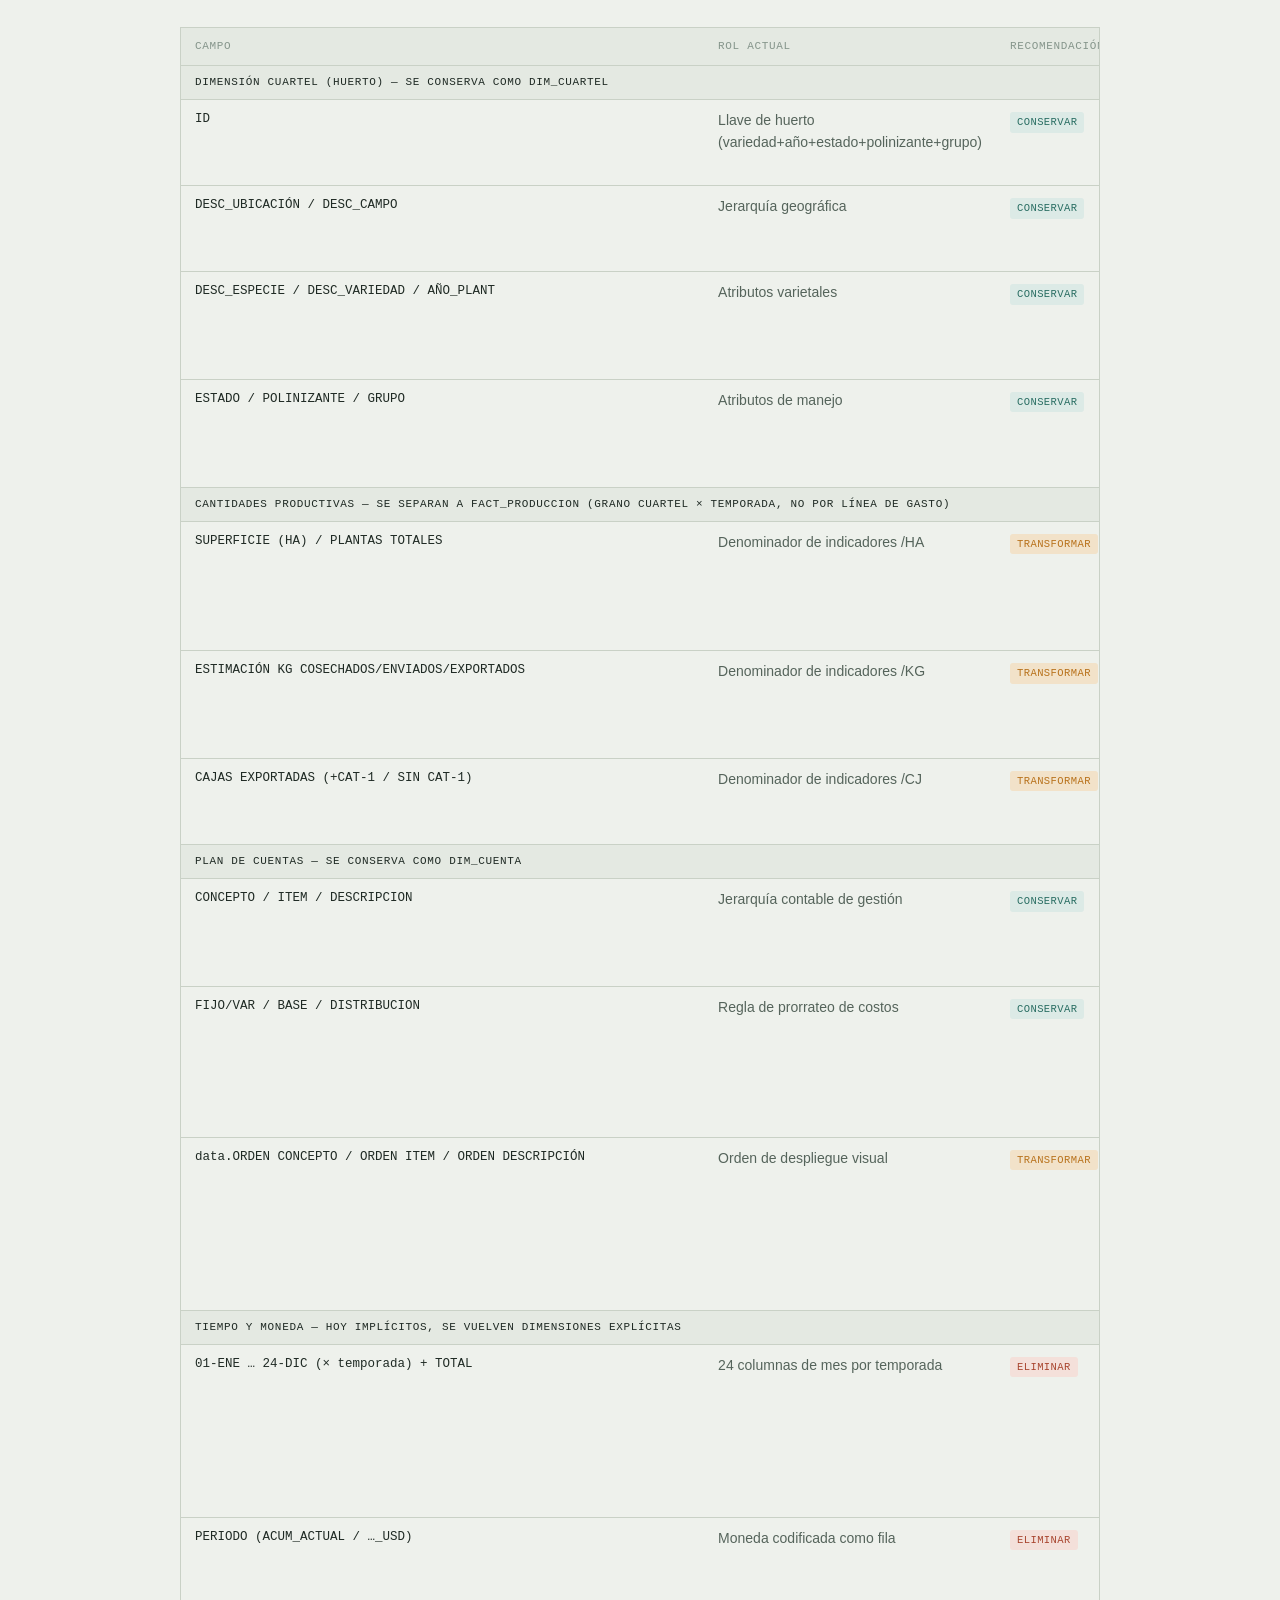
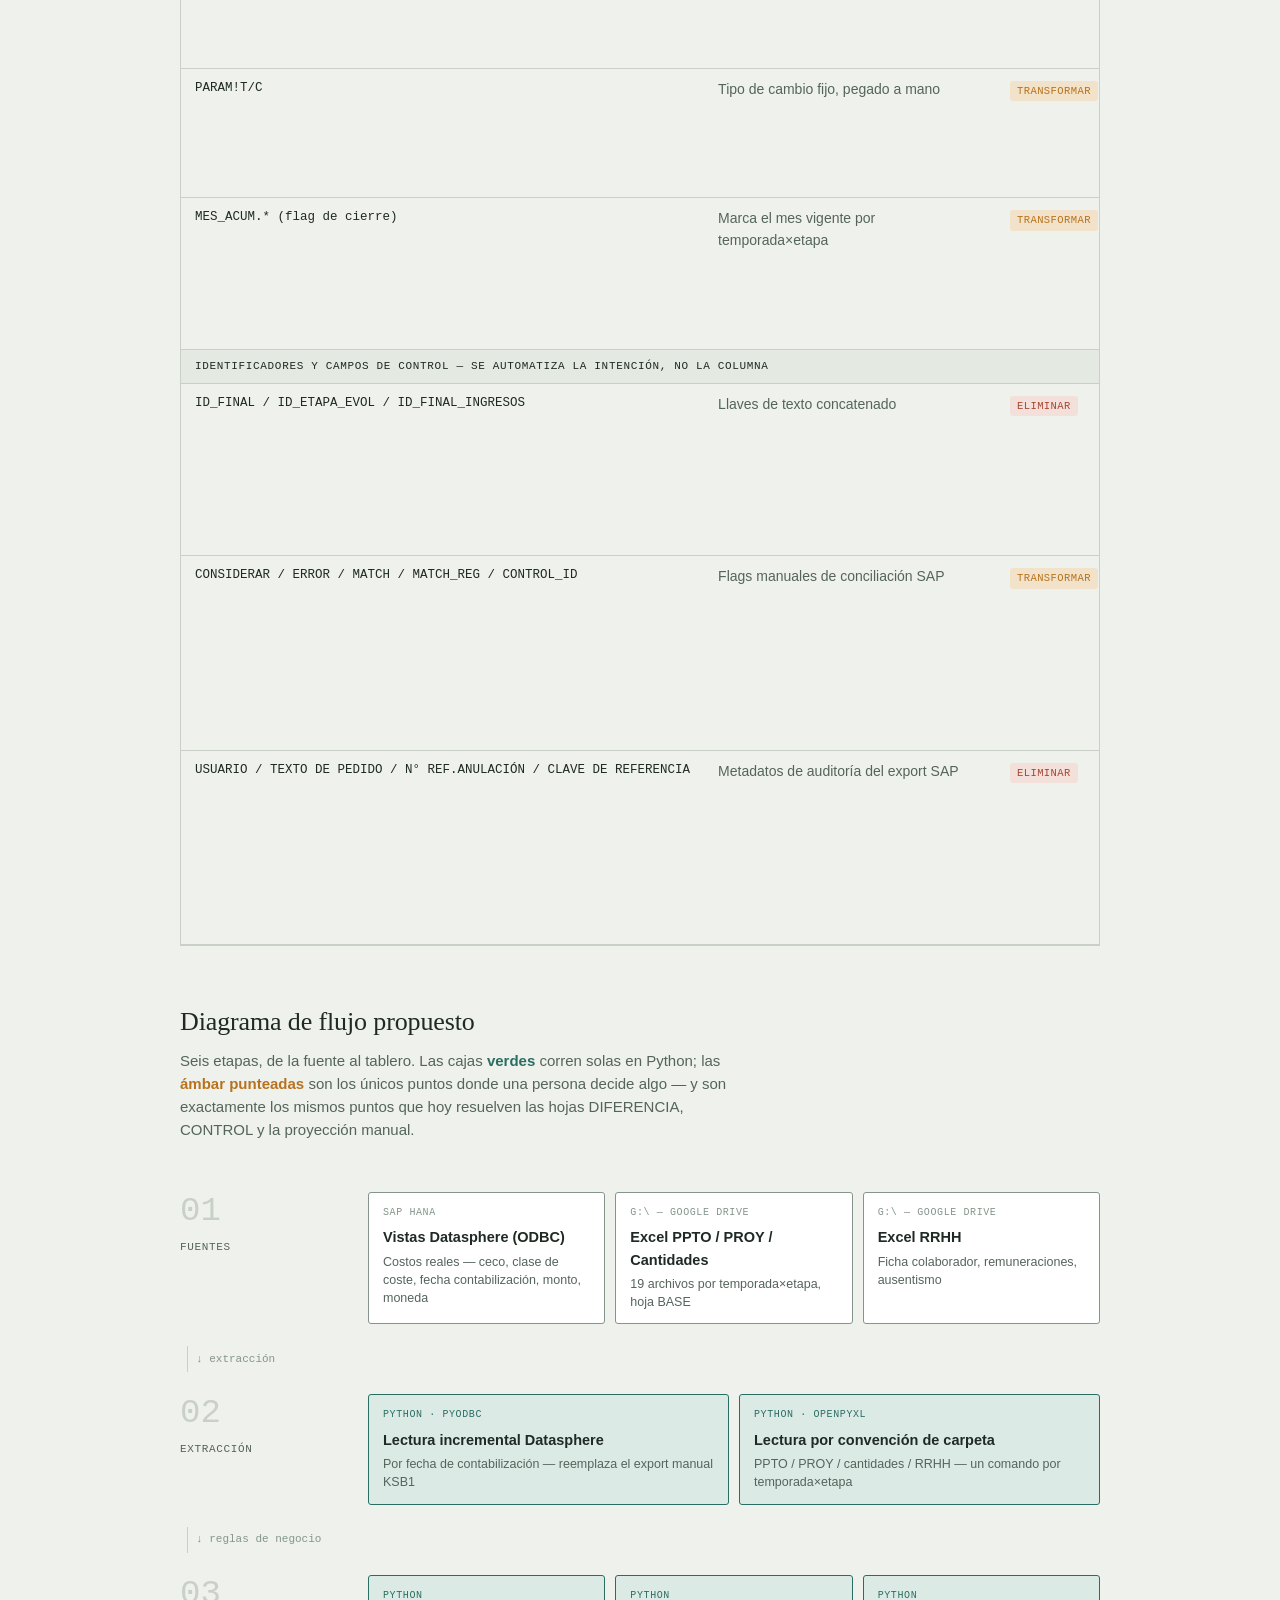
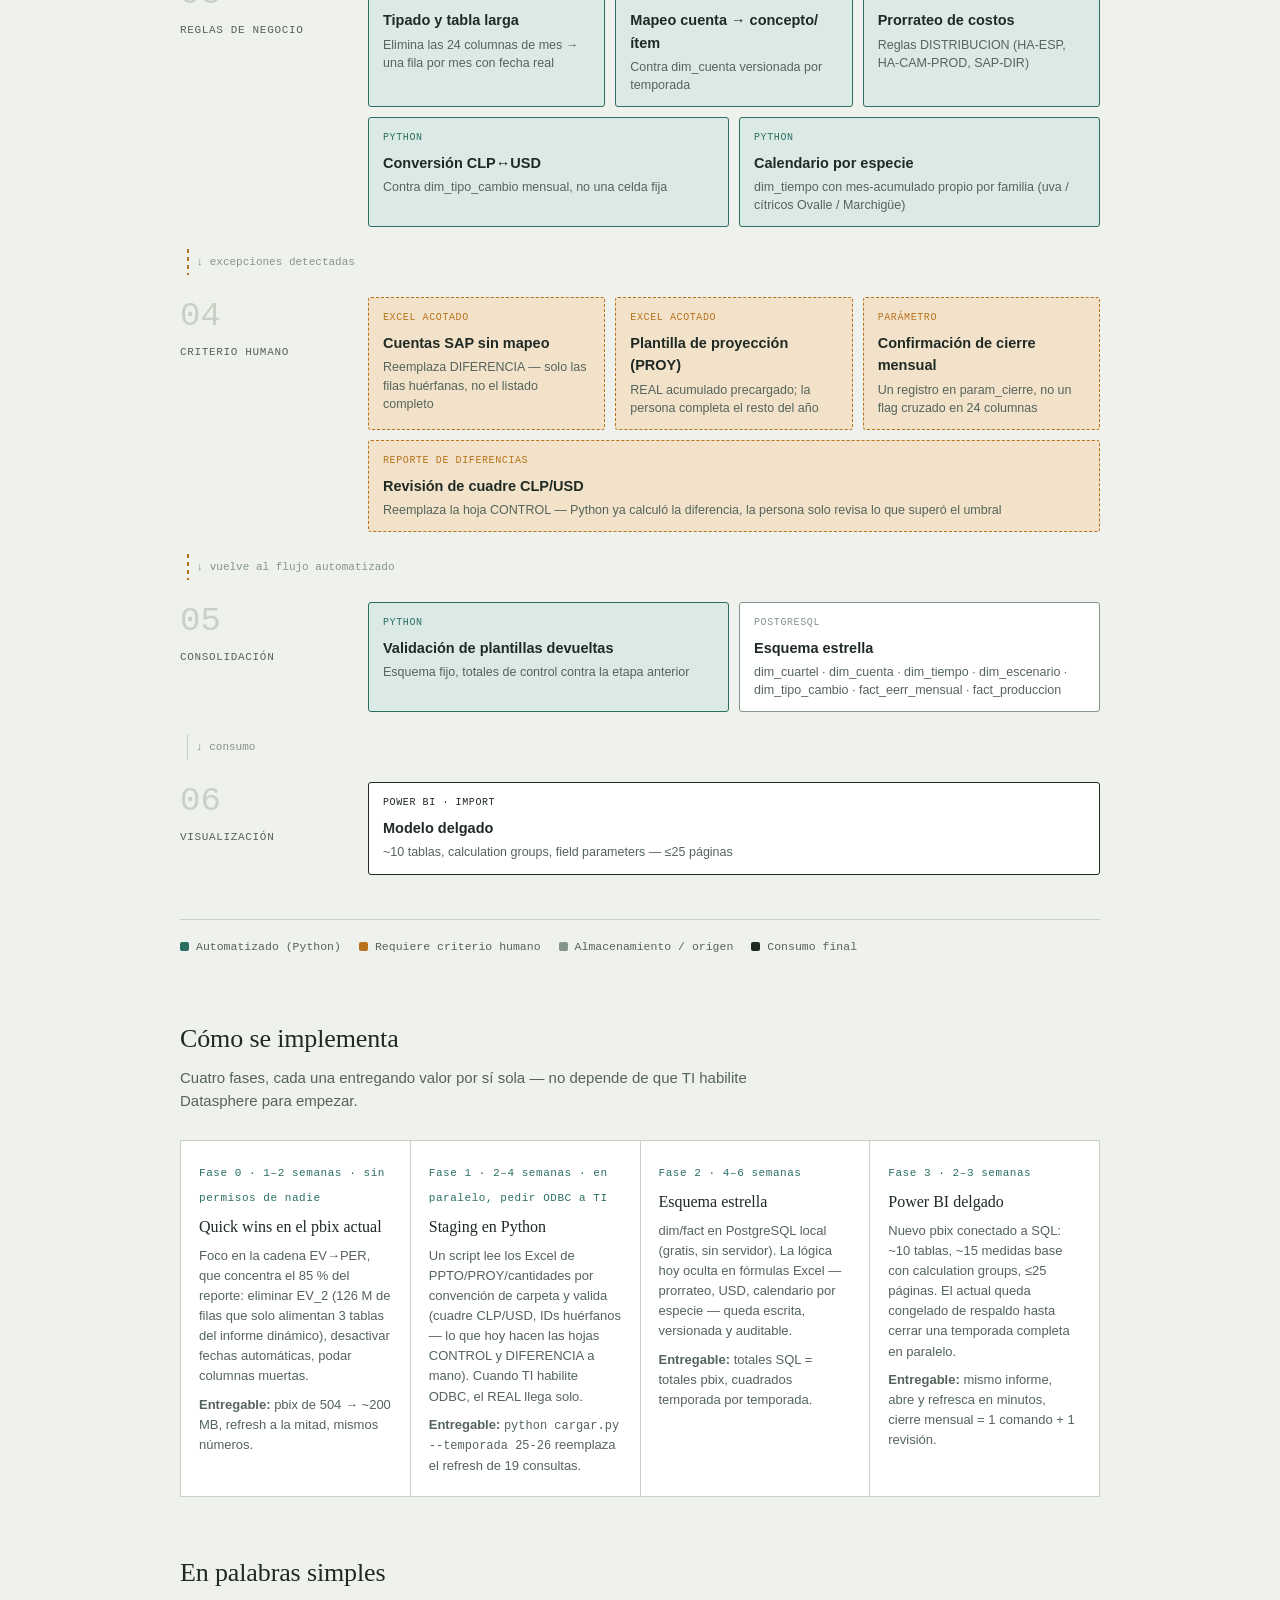
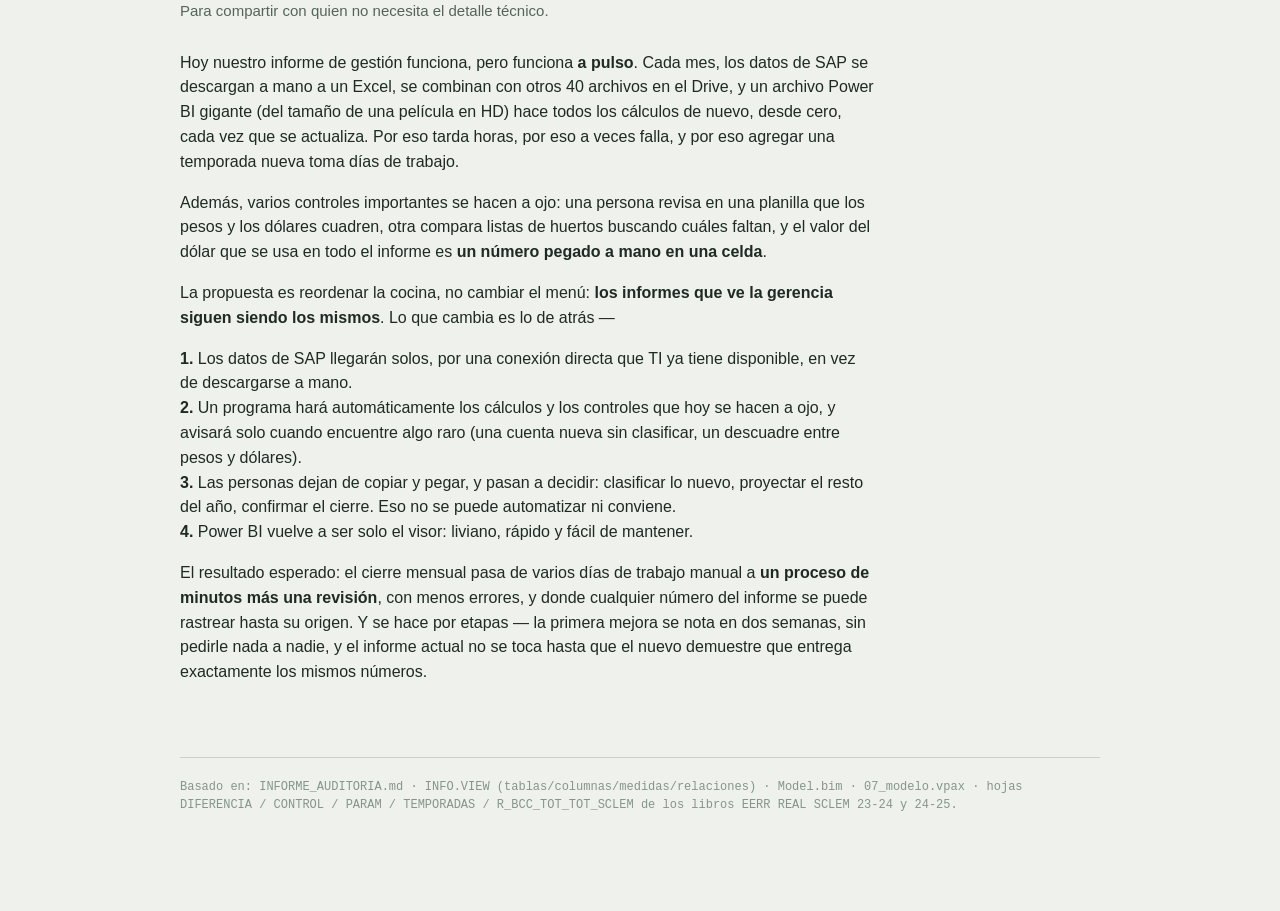
<file: auditoria/propuesta_flujo.html>
<!doctype html>
<html lang="es">
<head>
<meta charset="utf-8">
<meta name="viewport" content="width=device-width, initial-scale=1">
<title>Propuesta de arquitectura de datos — Control de Gestión ASC</title>
<style>
  :root{color-scheme:light dark}
  :root {
    --bg: #EEF1EC;
    --surface: #FFFFFF;
    --surface-2: #E4E9E2;
    --ink: #1F2A24;
    --ink-soft: #55645B;
    --ink-faint: #85958B;
    --line: #C9D1C6;
    --accent: #B8721C;
    --accent-soft: #F2E2C9;
    --teal: #2A6E63;
    --teal-soft: #DCEAE6;
    --danger: #A8452F;
    --danger-soft: #F4E0DA;
    --radius: 3px;
    --serif: Georgia, "Iowan Old Style", "Palatino Linotype", "Times New Roman", serif;
    --sans: -apple-system, "Segoe UI", Roboto, "Helvetica Neue", Arial, sans-serif;
    --mono: ui-monospace, "SF Mono", "Cascadia Code", "Consolas", "Liberation Mono", monospace;
  }

  :root[data-theme="dark"] {
    --bg: #121815;
    --surface: #1A231F;
    --surface-2: #212C26;
    --ink: #E7EDE7;
    --ink-soft: #A3B3A9;
    --ink-faint: #71827A;
    --line: #2C3A33;
    --accent: #E3A555;
    --accent-soft: #3A2E1B;
    --teal: #6FBBA9;
    --teal-soft: #1D332E;
    --danger: #E08672;
    --danger-soft: #3A241E;
  }

  @media (prefers-color-scheme: dark) {
    :root:not([data-theme="light"]) {
      --bg: #121815;
      --surface: #1A231F;
      --surface-2: #212C26;
      --ink: #E7EDE7;
      --ink-soft: #A3B3A9;
      --ink-faint: #71827A;
      --line: #2C3A33;
      --accent: #E3A555;
      --accent-soft: #3A2E1B;
      --teal: #6FBBA9;
      --teal-soft: #1D332E;
      --danger: #E08672;
      --danger-soft: #3A241E;
    }
  }

  * { box-sizing: border-box; }

  body {
    background: var(--bg);
    color: var(--ink);
    font-family: var(--sans);
    font-size: 16px;
    line-height: 1.55;
    margin: 0;
    padding: 0 24px 96px;
  }

  .page {
    max-width: 920px;
    margin: 0 auto;
  }

  .wide {
    max-width: 1180px;
  }

  header.masthead {
    padding: 64px 0 28px;
    border-bottom: 1px solid var(--line);
    margin-bottom: 40px;
  }

  .eyebrow {
    font-family: var(--mono);
    font-size: 12px;
    letter-spacing: 0.12em;
    text-transform: uppercase;
    color: var(--teal);
    margin: 0 0 14px;
  }

  h1 {
    font-family: var(--serif);
    font-weight: 400;
    font-size: 40px;
    line-height: 1.14;
    letter-spacing: -0.01em;
    margin: 0 0 12px;
    text-wrap: balance;
    max-width: 15ch;
  }

  .dek {
    font-size: 17px;
    color: var(--ink-soft);
    max-width: 62ch;
    margin: 0 0 18px;
  }

  .meta {
    display: flex;
    gap: 24px;
    font-family: var(--mono);
    font-size: 12px;
    color: var(--ink-faint);
  }

  section { margin: 56px 0; }

  h2 {
    font-family: var(--serif);
    font-weight: 400;
    font-size: 26px;
    letter-spacing: -0.005em;
    margin: 0 0 6px;
    text-wrap: balance;
  }

  .section-note {
    color: var(--ink-soft);
    max-width: 68ch;
    margin: 0 0 28px;
    font-size: 15px;
  }

  p { max-width: 68ch; }
  p.wide-p { max-width: 78ch; }

  /* ---------- Finding cards ---------- */
  .findings {
    display: grid;
    grid-template-columns: repeat(auto-fit, minmax(260px, 1fr));
    gap: 1px;
    background: var(--line);
    border: 1px solid var(--line);
  }

  .finding {
    background: var(--surface);
    padding: 22px 22px 24px;
    display: flex;
    flex-direction: column;
    gap: 10px;
  }

  .finding .tag {
    font-family: var(--mono);
    font-size: 11px;
    letter-spacing: 0.08em;
    text-transform: uppercase;
    color: var(--danger);
  }

  .finding h3 {
    font-family: var(--serif);
    font-size: 18px;
    font-weight: 400;
    margin: 0;
  }

  .finding .src {
    font-family: var(--mono);
    font-size: 11.5px;
    color: var(--ink-faint);
    margin-top: auto;
    padding-top: 8px;
    border-top: 1px dotted var(--line);
  }

  .finding p { font-size: 14.5px; color: var(--ink-soft); margin: 0; max-width: none; }

  /* ---------- Table ---------- */
  .table-wrap {
    overflow-x: auto;
    border: 1px solid var(--line);
  }

  table {
    border-collapse: collapse;
    width: 100%;
    min-width: 900px;
    font-size: 14px;
  }

  thead th {
    text-align: left;
    font-family: var(--mono);
    font-size: 11px;
    letter-spacing: 0.06em;
    text-transform: uppercase;
    color: var(--ink-faint);
    font-weight: 500;
    padding: 10px 14px;
    border-bottom: 1px solid var(--line);
    background: var(--surface-2);
    position: sticky;
    top: 0;
  }

  tbody td {
    padding: 10px 14px;
    border-bottom: 1px solid var(--line);
    vertical-align: top;
    color: var(--ink-soft);
  }

  tbody tr.group-head td {
    background: var(--surface-2);
    font-family: var(--mono);
    font-size: 11px;
    letter-spacing: 0.06em;
    text-transform: uppercase;
    color: var(--ink);
    padding: 8px 14px;
  }

  tbody td.col-field {
    font-family: var(--mono);
    font-size: 12.5px;
    color: var(--ink);
    white-space: nowrap;
  }

  .verdict {
    display: inline-block;
    font-family: var(--mono);
    font-size: 10.5px;
    letter-spacing: 0.04em;
    text-transform: uppercase;
    padding: 2px 7px;
    border-radius: var(--radius);
    white-space: nowrap;
  }
  .v-keep { background: var(--teal-soft); color: var(--teal); }
  .v-drop { background: var(--danger-soft); color: var(--danger); }
  .v-transform { background: var(--accent-soft); color: var(--accent); }

  /* ---------- Flow diagram ---------- */
  .diagram-scroll {
    overflow-x: auto;
    padding-bottom: 8px;
  }

  .pipeline {
    display: flex;
    flex-direction: column;
    gap: 0;
    min-width: 720px;
  }

  .stage {
    display: grid;
    grid-template-columns: 168px 1fr;
    gap: 20px;
    padding: 22px 0;
  }

  .stage-index {
    font-family: var(--serif);
    font-size: 15px;
    color: var(--ink-faint);
    padding-top: 2px;
  }

  .stage-index .n {
    display: block;
    font-family: var(--mono);
    font-size: 34px;
    line-height: 1;
    color: var(--line);
    font-weight: 400;
    margin-bottom: 6px;
  }

  .stage-index .label {
    font-family: var(--mono);
    font-size: 11px;
    letter-spacing: 0.06em;
    text-transform: uppercase;
    color: var(--ink-soft);
  }

  .node-row {
    display: flex;
    flex-wrap: wrap;
    gap: 10px;
  }

  .node {
    border: 1px solid var(--line);
    background: var(--surface);
    border-radius: var(--radius);
    padding: 12px 14px;
    min-width: 190px;
    flex: 1 1 190px;
  }

  .node .kind {
    font-family: var(--mono);
    font-size: 10px;
    letter-spacing: 0.06em;
    text-transform: uppercase;
    margin-bottom: 6px;
    display: block;
  }

  .node .title {
    font-size: 14.5px;
    color: var(--ink);
    font-weight: 600;
    margin-bottom: 4px;
  }

  .node .desc {
    font-size: 12.5px;
    color: var(--ink-soft);
    line-height: 1.45;
  }

  .node.automated { border-color: var(--teal); background: var(--teal-soft); }
  .node.automated .kind { color: var(--teal); }

  .node.human {
    border-color: var(--accent);
    background: var(--accent-soft);
    border-style: dashed;
  }
  .node.human .kind { color: var(--accent); }

  .node.storage { border-color: var(--ink-faint); }
  .node.storage .kind { color: var(--ink-faint); }

  .node.consume { border-color: var(--ink); }
  .node.consume .kind { color: var(--ink); }

  .connector {
    grid-column: 2 / 3;
    display: flex;
    align-items: center;
    gap: 8px;
    padding-left: 2px;
    color: var(--ink-faint);
    font-family: var(--mono);
    font-size: 11px;
  }

  .connector::before {
    content: "";
    width: 1px;
    height: 26px;
    background: var(--line);
    margin-left: 5px;
  }

  .connector.loop::before {
    background: repeating-linear-gradient(to bottom, var(--accent) 0 4px, transparent 4px 8px);
    width: 1.5px;
  }

  .row-divider {
    grid-column: 1 / -1;
    border-top: 1px solid var(--line);
  }

  .legend {
    display: flex;
    flex-wrap: wrap;
    gap: 18px;
    margin-top: 22px;
    padding-top: 18px;
    border-top: 1px solid var(--line);
    font-family: var(--mono);
    font-size: 11.5px;
    color: var(--ink-soft);
  }

  .legend .swatch {
    display: inline-flex;
    align-items: center;
    gap: 7px;
  }

  .legend .dot {
    width: 9px;
    height: 9px;
    border-radius: 2px;
  }
  .dot.automated { background: var(--teal); }
  .dot.human { background: var(--accent); }
  .dot.storage { background: var(--ink-faint); }
  .dot.consume { background: var(--ink); }

  /* ---------- Phase tracker ---------- */
  .phases {
    display: grid;
    grid-template-columns: repeat(auto-fit, minmax(200px, 1fr));
    gap: 1px;
    background: var(--line);
    border: 1px solid var(--line);
    margin-top: 8px;
  }

  .phase {
    background: var(--surface);
    padding: 18px 18px 20px;
  }

  .phase .ph-num {
    font-family: var(--mono);
    font-size: 11px;
    color: var(--teal);
    letter-spacing: 0.05em;
  }

  .phase h4 {
    font-family: var(--serif);
    font-weight: 400;
    font-size: 16px;
    margin: 6px 0 6px;
  }

  .phase p {
    font-size: 13px;
    color: var(--ink-soft);
    margin: 0;
    max-width: none;
  }

  footer {
    margin-top: 72px;
    padding-top: 20px;
    border-top: 1px solid var(--line);
    font-family: var(--mono);
    font-size: 12px;
    color: var(--ink-faint);
  }

  @media (max-width: 640px) {
    h1 { font-size: 30px; max-width: none; }
    .stage { grid-template-columns: 1fr; }
    .stage-index { display: flex; align-items: baseline; gap: 10px; }
    .stage-index .n { margin-bottom: 0; }
    .connector { grid-column: 1 / -1; }
  }

  .scnav{position:sticky;top:0;z-index:99999;display:flex;flex-wrap:wrap;gap:.6rem;align-items:center;padding:.55rem 1rem;background:#114425;color:#fff;font-family:system-ui,-apple-system,'Segoe UI',Roboto,sans-serif;font-size:.85rem;box-shadow:0 2px 6px rgba(0,0,0,.15)}
  .scnav a{color:#fff;text-decoration:none;opacity:.85}
  .scnav .scnav-home{font-weight:700;opacity:.9}
  .scnav .scnav-sep{opacity:.35}
  .scnav .scnav-current{font-weight:700;color:#fff;opacity:1}
  .scnav details{position:relative}
  .scnav summary{cursor:pointer;list-style:none;font-weight:700;display:inline-flex;align-items:center;gap:.3rem;color:#fff}
  .scnav summary::-webkit-details-marker{display:none}
  .scnav summary::after{content:'▾';font-size:.7em;transition:transform .15s ease}
  .scnav details[open] summary::after{transform:rotate(180deg)}
  .scnav .scnav-menu{position:absolute;top:calc(100% + .5rem);left:0;background:#fff;border-radius:10px;box-shadow:0 10px 24px rgba(0,0,0,.22);min-width:270px;overflow:hidden;padding:.35rem 0}
  .scnav .scnav-menu a{display:block;padding:.55rem 1rem;color:#16281c;font-weight:500;white-space:nowrap;opacity:1}
  .scnav .scnav-menu a:hover{background:#f1f4f0}
  .scnav .scnav-menu .scnav-current{display:block;padding:.55rem 1rem;color:#114425;font-weight:700;background:#eef5ef;white-space:nowrap}
</style>
</head>
<body>
<nav class="scnav">
  <a class="scnav-home" href="../index.html">🏠 Inicio</a>
  <span class="scnav-sep">|</span>
  <a href="../Infografia_Centrales_Fruticolas_Talca_Angol_Lontue_v6.html">🏭 Centrales Frutícolas</a>
  <span class="scnav-sep">|</span>
  <a href="../Infograf%C3%ADa_Cerezas_Compendio%20Mundo%20Agr%C3%ADcola.html">🍒 Cerezas</a>
  <span class="scnav-sep">|</span>
  <a href="../Infograf%C3%ADa_Manzanas_Compendio%20Mundo%20Agr%C3%ADcola.html">🍎 Manzanas</a>
  <span class="scnav-sep">|</span>
  <details>
    <summary>📊 Infografías</summary>
    <div class="scnav-menu">
    <a href="../Comparativa_Cerezas_vs_Manzanas.html">🍒🍎 Comparativa Cerezas vs Manzanas</a>
    <a href="../Diagrama_Agricola.html">🧠 Diagrama Agrícola</a>
    <a href="../Diagrama_Conservera.html">🥫 Diagrama Conservera</a>
    <a href="../Diagrama_Central_Fruticola.html">🏭 Diagrama Central Frutícola</a>
    <a href="../Diagrama_Exportadora.html">🚢 Diagrama Exportadora</a>
    <a href="../Ciclos_y_Temporadas.html">📅 Ciclos y Temporadas</a>
    <a href="../Indicadores_de_Gestion.html">📊 Indicadores de Gestión</a>
    </div>
  </details>
  <span class="scnav-sep">|</span>
  <details>
    <summary>📝 Cuestionarios</summary>
    <div class="scnav-menu">
    <a href="../Cuestionario_Agricola.html">📝 Cuestionario Agrícola</a>
    </div>
  </details>
  <span class="scnav-sep">|</span>
  <details>
    <summary>📈 Propuestas de mejora</summary>
    <div class="scnav-menu">
    <a href="INFORME_AUDITORIA.html">🔍 Informe de Auditoría</a>
    <span class="scnav-current">🗺️ Propuesta de Arquitectura</span>
    </div>
  </details>
  <script>document.addEventListener('click',function(e){document.querySelectorAll('.scnav details[open]').forEach(function(d){if(!d.contains(e.target))d.removeAttribute('open');});});</script>
</nav>

<div class="page">
  <header class="masthead">
    <p class="eyebrow">Control de Gestión — ASC San Clemente</p>
    <h1>De 91 páginas y 2,4 GB a un flujo que se sostiene solo</h1>
    <p class="dek">Propuesta de arquitectura de datos basada en la auditoría del modelo Power BI y en las hojas de control que hoy validan el cierre a mano. Qué columnas conservar, cuáles eliminar, y por dónde pasa el criterio humano.</p>
    <div class="meta">
      <span>08 jul 2026</span>
      <span>Fuente: auditoría pbix + EERR REAL SCLEM 23-24 / 24-25</span>
      <span>v3 — con linaje verificado</span>
    </div>
  </header>

  <section>
    <h2>Lo que las hojas de control revelan</h2>
    <p class="section-note">Antes de diseñar el pipeline, se revisaron las hojas de apoyo de los dos libros EERR REAL (<span style="font-family:var(--mono); font-size:13px;">DIFERENCIA</span>, <span style="font-family:var(--mono); font-size:13px;">CONTROL</span>, <span style="font-family:var(--mono); font-size:13px;">PARAM</span>, <span style="font-family:var(--mono); font-size:13px;">TEMPORADAS</span>, <span style="font-family:var(--mono); font-size:13px;">R_BCC_TOT_TOT_SCLEM</span>) — son la evidencia de qué validan tus compañeros hoy, a mano, cada cierre.</p>

    <div class="findings">
      <div class="finding">
        <span class="tag">Linaje verificado</span>
        <h3>El 85 % del reporte depende de una sola cadena</h3>
        <p>De 74 páginas con datos, 63 consumen <b>BASE_CONS_CIERRE_MENSUAL_PER</b> o sus derivadas — la familia concentra el 58,8 % de la memoria (1,4 de 2,4 GB). <b>BASE_SAP_CONS</b> corre por un carril separado, aparece en solo 2 páginas y no alimenta a PER. Optimizar la cadena EV→PER resuelve casi todo el reporte.</p>
        <div class="src">663 referencias de visuales × VertiPaq</div>
      </div>
      <div class="finding">
        <span class="tag">Hallazgo crítico</span>
        <h3>El tipo de cambio es una celda, no una tabla</h3>
        <p>La hoja <b>PARAM</b> trae una sola celda <span style="font-family:var(--mono)">T/C = 910</span>, pegada a mano en cada cierre. Toda la conversión CLP↔USD del EERR depende de ese único valor estático — no existe un tipo de cambio por mes.</p>
        <div class="src">PARAM!B3</div>
      </div>
      <div class="finding">
        <span class="tag">Validación manual</span>
        <h3>El cuadre CLP/USD se revisa a ojo</h3>
        <p>La hoja <b>CONTROL</b> es una tabla dinámica que compara TOTAL (CLP) vs TOTAL_USD × TC por ITEM, buscando que la diferencia dé cero. Es exactamente la regla que hoy hace una persona, línea por línea.</p>
        <div class="src">CONTROL — pivote ITEM × TOTAL/TOTAL_USD</div>
      </div>
      <div class="finding">
        <span class="tag">Integridad de datos</span>
        <h3>El maestro de cuarteles se coteja a mano</h3>
        <p>La hoja <b>DIFERENCIA</b> compara dos listados de ID + Ubicación + Campo lado a lado, buscando huertos que aparecen en uno y no en el otro — el REAL cargado vs. el maestro de cuarteles.</p>
        <div class="src">DIFERENCIA — 366 filas comparadas</div>
      </div>
      <div class="finding">
        <span class="tag">Hallazgo crítico</span>
        <h3>No hay un solo calendario de temporada</h3>
        <p>La hoja <b>TEMPORADAS</b> define un mes-acumulado distinto por familia de especie: uva, cítricos Ovalle y cítricos Marchigüe inician temporada en meses distintos. El modelo actual asume 24 columnas de mes iguales para todos.</p>
        <div class="src">TEMPORADAS!G:J — Temp. Uva / Cit. Ovalle / Cit. Marchigüe</div>
      </div>
      <div class="finding">
        <span class="tag">Validación manual</span>
        <h3>Las cantidades productivas también se controlan aparte</h3>
        <p>Un pivote independiente (<b>Hoja2</b>) cruza superficie, kg y cajas por ubicación antes de que esas cifras se usen como denominador de los indicadores por HA, caja y kg.</p>
        <div class="src">Hoja2 — pivote Superficie/KG/Cajas × Ubicación</div>
      </div>
    </div>
  </section>

  <section class="wide">
    <h2>Qué columnas importan y qué hacer con cada una</h2>
    <p class="section-note">Clasificación de los campos que sostienen la lógica de negocio real. Fuentes: <span style="font-family:var(--mono); font-size:13px;">BASE_CONS_CIERRE_MENSUAL_PER</span> (el corazón del pbix) y <span style="font-family:var(--mono); font-size:13px;">BASE_SAP_CONS</span> (detalle SAP, carril paralelo). La hoja <span style="font-family:var(--mono); font-size:13px;">R_BCC_TOT_TOT_SCLEM</span> del Excel EERR — que no entra al pbix — se usa solo como referencia de diseño del maestro de cuarteles.</p>

    <div class="table-wrap">
      <table>
        <thead>
          <tr><th>Campo</th><th>Rol actual</th><th>Recomendación</th><th>Por qué</th></tr>
        </thead>
        <tbody>
          <tr class="group-head"><td colspan="4">Dimensión cuartel (huerto) — se conserva como dim_cuartel</td></tr>
          <tr><td class="col-field">ID</td><td>Llave de huerto (variedad+año+estado+polinizante+grupo)</td><td><span class="verdict v-keep">Conservar</span></td><td>Grano real de la operación agrícola</td></tr>
          <tr><td class="col-field">DESC_UBICACIÓN / DESC_CAMPO</td><td>Jerarquía geográfica</td><td><span class="verdict v-keep">Conservar</span></td><td>Eje de todos los informes por zona/campo</td></tr>
          <tr><td class="col-field">DESC_ESPECIE / DESC_VARIEDAD / AÑO_PLANT</td><td>Atributos varietales</td><td><span class="verdict v-keep">Conservar</span></td><td>Determinan el calendario de temporada (ver TEMPORADAS)</td></tr>
          <tr><td class="col-field">ESTADO / POLINIZANTE / GRUPO</td><td>Atributos de manejo</td><td><span class="verdict v-keep">Conservar</span></td><td>Usados en filtros de todas las páginas del reporte</td></tr>

          <tr class="group-head"><td colspan="4">Cantidades productivas — se separan a fact_produccion (grano cuartel × temporada, no por línea de gasto)</td></tr>
          <tr><td class="col-field">SUPERFICIE (HA) / PLANTAS TOTALES</td><td>Denominador de indicadores /HA</td><td><span class="verdict v-transform">Transformar</span></td><td>Hoy se repite en cada fila de costo; cambia por temporada, no por mes</td></tr>
          <tr><td class="col-field">ESTIMACIÓN KG COSECHADOS/ENVIADOS/EXPORTADOS</td><td>Denominador de indicadores /KG</td><td><span class="verdict v-transform">Transformar</span></td><td>Validado aparte en Hoja2 — debe vivir en su propio hecho</td></tr>
          <tr><td class="col-field">CAJAS EXPORTADAS (+CAT-1 / SIN CAT-1)</td><td>Denominador de indicadores /CJ</td><td><span class="verdict v-transform">Transformar</span></td><td>Mismo caso — hoy triplicado en EV, PER y SUP</td></tr>

          <tr class="group-head"><td colspan="4">Plan de cuentas — se conserva como dim_cuenta</td></tr>
          <tr><td class="col-field">CONCEPTO / ITEM / DESCRIPCION</td><td>Jerarquía contable de gestión</td><td><span class="verdict v-keep">Conservar</span></td><td>Eje del EERR; hoy repetido en 19 tablas BASE_*</td></tr>
          <tr><td class="col-field">FIJO/VAR / BASE / DISTRIBUCION</td><td>Regla de prorrateo de costos</td><td><span class="verdict v-keep">Conservar</span></td><td>Es la lógica de negocio más valiosa del modelo — hoy dispersa en fórmulas Excel</td></tr>
          <tr><td class="col-field">data.ORDEN CONCEPTO / ORDEN ITEM / ORDEN DESCRIPCIÓN</td><td>Orden de despliegue visual</td><td><span class="verdict v-transform">Transformar</span></td><td>Pasa a ser un atributo de orden dentro de dim_cuenta, no 3 tablas ORDEN_* con join propio</td></tr>

          <tr class="group-head"><td colspan="4">Tiempo y moneda — hoy implícitos, se vuelven dimensiones explícitas</td></tr>
          <tr><td class="col-field">01-ENE … 24-DIC (× temporada) + TOTAL</td><td>24 columnas de mes por temporada</td><td><span class="verdict v-drop">Eliminar</span></td><td>Se reemplazan por una fila por mes + fecha real, ligada al calendario por especie de TEMPORADAS</td></tr>
          <tr><td class="col-field">PERIODO (ACUM_ACTUAL / …_USD)</td><td>Moneda codificada como fila</td><td><span class="verdict v-drop">Eliminar</span></td><td>Duplica cada fila ×2; se reemplaza por dos columnas: monto_clp, monto_usd</td></tr>
          <tr><td class="col-field">PARAM!T/C</td><td>Tipo de cambio fijo, pegado a mano</td><td><span class="verdict v-transform">Transformar</span></td><td>Pasa a dim_tipo_cambio (mes → TC), versionado y auditable</td></tr>
          <tr><td class="col-field">MES_ACUM.* (flag de cierre)</td><td>Marca el mes vigente por temporada×etapa</td><td><span class="verdict v-transform">Transformar</span></td><td>Se vuelve una fila en param_cierre, no 24 columnas cruzadas por join</td></tr>

          <tr class="group-head"><td colspan="4">Identificadores y campos de control — se automatiza la intención, no la columna</td></tr>
          <tr><td class="col-field">ID_FINAL / ID_ETAPA_EVOL / ID_FINAL_INGRESOS</td><td>Llaves de texto concatenado</td><td><span class="verdict v-drop">Eliminar</span></td><td>Solo ID_FINAL pesa 283 MB en el modelo actual; se reemplaza por clave entera generada en SQL</td></tr>
          <tr><td class="col-field">CONSIDERAR / ERROR / MATCH / MATCH_REG / CONTROL_ID</td><td>Flags manuales de conciliación SAP</td><td><span class="verdict v-transform">Transformar</span></td><td>La intención (detectar líneas sin mapeo) se vuelve una regla de validación Python que genera un log de excepciones</td></tr>
          <tr><td class="col-field">USUARIO / TEXTO DE PEDIDO / N° REF.ANULACIÓN / CLAVE DE REFERENCIA</td><td>Metadatos de auditoría del export SAP</td><td><span class="verdict v-drop">Eliminar</span></td><td>0 apariciones en los 1.500 visuales del reporte; se conservan solo en staging crudo si se requiere trazabilidad</td></tr>
        </tbody>
      </table>
    </div>
  </section>

  <section class="wide">
    <h2>Diagrama de flujo propuesto</h2>
    <p class="section-note">Seis etapas, de la fuente al tablero. Las cajas <span style="color:var(--teal); font-weight:600;">verdes</span> corren solas en Python; las <span style="color:var(--accent); font-weight:600;">ámbar punteadas</span> son los únicos puntos donde una persona decide algo — y son exactamente los mismos puntos que hoy resuelven las hojas DIFERENCIA, CONTROL y la proyección manual.</p>

    <div class="diagram-scroll">
      <div class="pipeline">

        <div class="stage">
          <div class="stage-index"><span class="n">01</span><span class="label">Fuentes</span></div>
          <div class="node-row">
            <div class="node storage">
              <span class="kind">SAP HANA</span>
              <div class="title">Vistas Datasphere (ODBC)</div>
              <div class="desc">Costos reales — ceco, clase de coste, fecha contabilización, monto, moneda</div>
            </div>
            <div class="node storage">
              <span class="kind">G:\ — Google Drive</span>
              <div class="title">Excel PPTO / PROY / Cantidades</div>
              <div class="desc">19 archivos por temporada×etapa, hoja BASE</div>
            </div>
            <div class="node storage">
              <span class="kind">G:\ — Google Drive</span>
              <div class="title">Excel RRHH</div>
              <div class="desc">Ficha colaborador, remuneraciones, ausentismo</div>
            </div>
          </div>
        </div>

        <div class="connector">↓ extracción</div>

        <div class="stage">
          <div class="stage-index"><span class="n">02</span><span class="label">Extracción</span></div>
          <div class="node-row">
            <div class="node automated">
              <span class="kind">Python · pyodbc</span>
              <div class="title">Lectura incremental Datasphere</div>
              <div class="desc">Por fecha de contabilización — reemplaza el export manual KSB1</div>
            </div>
            <div class="node automated">
              <span class="kind">Python · openpyxl</span>
              <div class="title">Lectura por convención de carpeta</div>
              <div class="desc">PPTO / PROY / cantidades / RRHH — un comando por temporada×etapa</div>
            </div>
          </div>
        </div>

        <div class="connector">↓ reglas de negocio</div>

        <div class="stage">
          <div class="stage-index"><span class="n">03</span><span class="label">Reglas de negocio</span></div>
          <div class="node-row">
            <div class="node automated">
              <span class="kind">Python</span>
              <div class="title">Tipado y tabla larga</div>
              <div class="desc">Elimina las 24 columnas de mes → una fila por mes con fecha real</div>
            </div>
            <div class="node automated">
              <span class="kind">Python</span>
              <div class="title">Mapeo cuenta → concepto/ítem</div>
              <div class="desc">Contra dim_cuenta versionada por temporada</div>
            </div>
            <div class="node automated">
              <span class="kind">Python</span>
              <div class="title">Prorrateo de costos</div>
              <div class="desc">Reglas DISTRIBUCION (HA-ESP, HA-CAM-PROD, SAP-DIR)</div>
            </div>
            <div class="node automated">
              <span class="kind">Python</span>
              <div class="title">Conversión CLP↔USD</div>
              <div class="desc">Contra dim_tipo_cambio mensual, no una celda fija</div>
            </div>
            <div class="node automated">
              <span class="kind">Python</span>
              <div class="title">Calendario por especie</div>
              <div class="desc">dim_tiempo con mes-acumulado propio por familia (uva / cítricos Ovalle / Marchigüe)</div>
            </div>
          </div>
        </div>

        <div class="connector loop">↓ excepciones detectadas</div>

        <div class="stage">
          <div class="stage-index"><span class="n">04</span><span class="label">Criterio humano</span></div>
          <div class="node-row">
            <div class="node human">
              <span class="kind">Excel acotado</span>
              <div class="title">Cuentas SAP sin mapeo</div>
              <div class="desc">Reemplaza DIFERENCIA — solo las filas huérfanas, no el listado completo</div>
            </div>
            <div class="node human">
              <span class="kind">Excel acotado</span>
              <div class="title">Plantilla de proyección (PROY)</div>
              <div class="desc">REAL acumulado precargado; la persona completa el resto del año</div>
            </div>
            <div class="node human">
              <span class="kind">Parámetro</span>
              <div class="title">Confirmación de cierre mensual</div>
              <div class="desc">Un registro en param_cierre, no un flag cruzado en 24 columnas</div>
            </div>
            <div class="node human">
              <span class="kind">Reporte de diferencias</span>
              <div class="title">Revisión de cuadre CLP/USD</div>
              <div class="desc">Reemplaza la hoja CONTROL — Python ya calculó la diferencia, la persona solo revisa lo que superó el umbral</div>
            </div>
          </div>
        </div>

        <div class="connector loop">↓ vuelve al flujo automatizado</div>

        <div class="stage">
          <div class="stage-index"><span class="n">05</span><span class="label">Consolidación</span></div>
          <div class="node-row">
            <div class="node automated">
              <span class="kind">Python</span>
              <div class="title">Validación de plantillas devueltas</div>
              <div class="desc">Esquema fijo, totales de control contra la etapa anterior</div>
            </div>
            <div class="node storage">
              <span class="kind">PostgreSQL</span>
              <div class="title">Esquema estrella</div>
              <div class="desc">dim_cuartel · dim_cuenta · dim_tiempo · dim_escenario · dim_tipo_cambio · fact_eerr_mensual · fact_produccion</div>
            </div>
          </div>
        </div>

        <div class="connector">↓ consumo</div>

        <div class="stage">
          <div class="stage-index"><span class="n">06</span><span class="label">Visualización</span></div>
          <div class="node-row">
            <div class="node consume">
              <span class="kind">Power BI · Import</span>
              <div class="title">Modelo delgado</div>
              <div class="desc">~10 tablas, calculation groups, field parameters — ≤25 páginas</div>
            </div>
          </div>
        </div>

      </div>

      <div class="legend">
        <span class="swatch"><span class="dot automated"></span>Automatizado (Python)</span>
        <span class="swatch"><span class="dot human"></span>Requiere criterio humano</span>
        <span class="swatch"><span class="dot storage"></span>Almacenamiento / origen</span>
        <span class="swatch"><span class="dot consume"></span>Consumo final</span>
      </div>
    </div>
  </section>

  <section>
    <h2>Cómo se implementa</h2>
    <p class="section-note">Cuatro fases, cada una entregando valor por sí sola — no depende de que TI habilite Datasphere para empezar.</p>
    <div class="phases">
      <div class="phase">
        <span class="ph-num">Fase 0 · 1–2 semanas · sin permisos de nadie</span>
        <h4>Quick wins en el pbix actual</h4>
        <p>Foco en la cadena EV→PER, que concentra el 85 % del reporte: eliminar EV_2 (126 M de filas que solo alimentan 3 tablas del informe dinámico), desactivar fechas automáticas, podar columnas muertas.</p>
        <p style="margin-top:8px;"><b>Entregable:</b> pbix de 504 → ~200 MB, refresh a la mitad, mismos números.</p>
      </div>
      <div class="phase">
        <span class="ph-num">Fase 1 · 2–4 semanas · en paralelo, pedir ODBC a TI</span>
        <h4>Staging en Python</h4>
        <p>Un script lee los Excel de PPTO/PROY/cantidades por convención de carpeta y valida (cuadre CLP/USD, IDs huérfanos — lo que hoy hacen las hojas CONTROL y DIFERENCIA a mano). Cuando TI habilite ODBC, el REAL llega solo.</p>
        <p style="margin-top:8px;"><b>Entregable:</b> <span style="font-family:var(--mono); font-size:12px;">python cargar.py --temporada 25-26</span> reemplaza el refresh de 19 consultas.</p>
      </div>
      <div class="phase">
        <span class="ph-num">Fase 2 · 4–6 semanas</span>
        <h4>Esquema estrella</h4>
        <p>dim/fact en PostgreSQL local (gratis, sin servidor). La lógica hoy oculta en fórmulas Excel — prorrateo, USD, calendario por especie — queda escrita, versionada y auditable.</p>
        <p style="margin-top:8px;"><b>Entregable:</b> totales SQL = totales pbix, cuadrados temporada por temporada.</p>
      </div>
      <div class="phase">
        <span class="ph-num">Fase 3 · 2–3 semanas</span>
        <h4>Power BI delgado</h4>
        <p>Nuevo pbix conectado a SQL: ~10 tablas, ~15 medidas base con calculation groups, ≤25 páginas. El actual queda congelado de respaldo hasta cerrar una temporada completa en paralelo.</p>
        <p style="margin-top:8px;"><b>Entregable:</b> mismo informe, abre y refresca en minutos, cierre mensual = 1 comando + 1 revisión.</p>
      </div>
    </div>
  </section>

  <section>
    <h2>En palabras simples</h2>
    <p class="section-note">Para compartir con quien no necesita el detalle técnico.</p>

    <p class="wide-p">Hoy nuestro informe de gestión funciona, pero funciona <b>a pulso</b>. Cada mes, los datos de SAP se descargan a mano a un Excel, se combinan con otros 40 archivos en el Drive, y un archivo Power BI gigante (del tamaño de una película en HD) hace todos los cálculos de nuevo, desde cero, cada vez que se actualiza. Por eso tarda horas, por eso a veces falla, y por eso agregar una temporada nueva toma días de trabajo.</p>

    <p class="wide-p">Además, varios controles importantes se hacen a ojo: una persona revisa en una planilla que los pesos y los dólares cuadren, otra compara listas de huertos buscando cuáles faltan, y el valor del dólar que se usa en todo el informe es <b>un número pegado a mano en una celda</b>.</p>

    <p class="wide-p">La propuesta es reordenar la cocina, no cambiar el menú: <b>los informes que ve la gerencia siguen siendo los mismos</b>. Lo que cambia es lo de atrás —</p>

    <p class="wide-p"><b>1.</b> Los datos de SAP llegarán solos, por una conexión directa que TI ya tiene disponible, en vez de descargarse a mano.<br>
    <b>2.</b> Un programa hará automáticamente los cálculos y los controles que hoy se hacen a ojo, y avisará solo cuando encuentre algo raro (una cuenta nueva sin clasificar, un descuadre entre pesos y dólares).<br>
    <b>3.</b> Las personas dejan de copiar y pegar, y pasan a decidir: clasificar lo nuevo, proyectar el resto del año, confirmar el cierre. Eso no se puede automatizar ni conviene.<br>
    <b>4.</b> Power BI vuelve a ser solo el visor: liviano, rápido y fácil de mantener.</p>

    <p class="wide-p">El resultado esperado: el cierre mensual pasa de varios días de trabajo manual a <b>un proceso de minutos más una revisión</b>, con menos errores, y donde cualquier número del informe se puede rastrear hasta su origen. Y se hace por etapas — la primera mejora se nota en dos semanas, sin pedirle nada a nadie, y el informe actual no se toca hasta que el nuevo demuestre que entrega exactamente los mismos números.</p>
  </section>

  <footer>
    Basado en: INFORME_AUDITORIA.md · INFO.VIEW (tablas/columnas/medidas/relaciones) · Model.bim · 07_modelo.vpax · hojas DIFERENCIA / CONTROL / PARAM / TEMPORADAS / R_BCC_TOT_TOT_SCLEM de los libros EERR REAL SCLEM 23-24 y 24-25.
  </footer>
</div>
</body>
</html>
</file>
